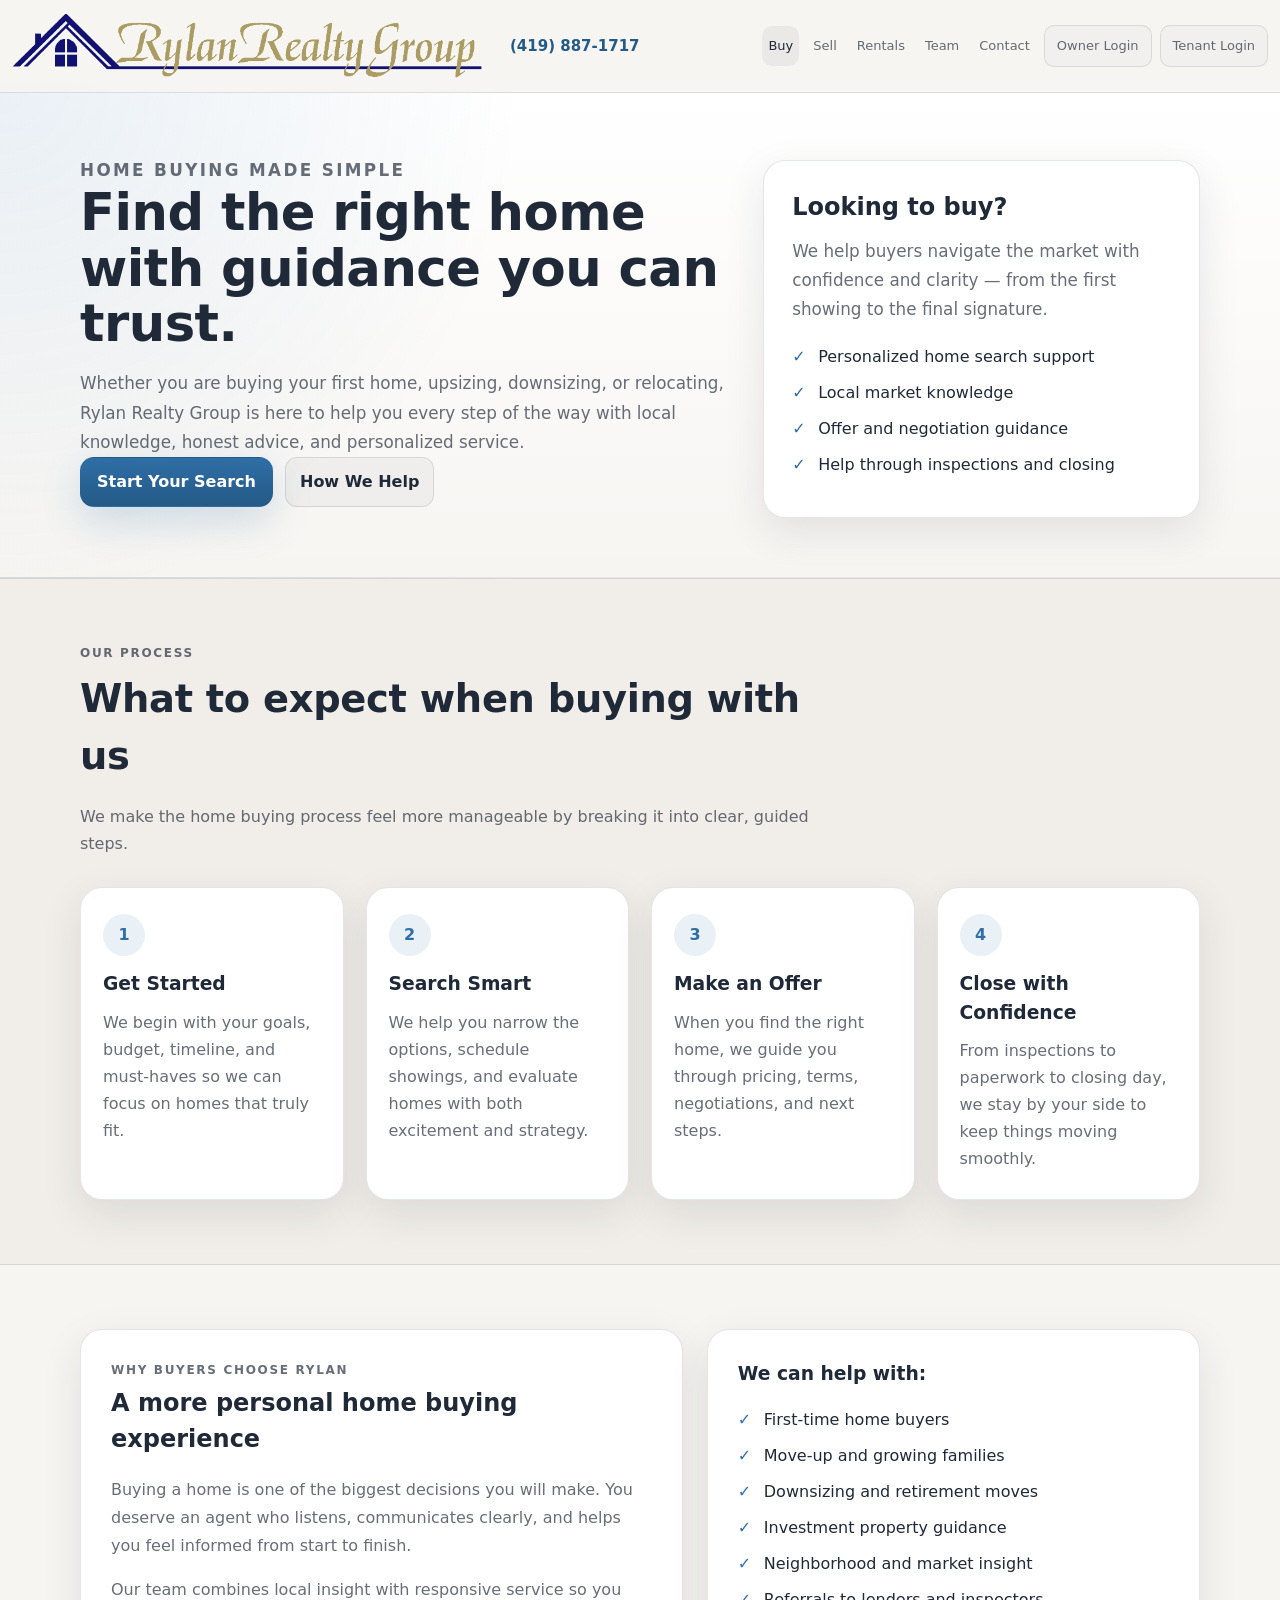
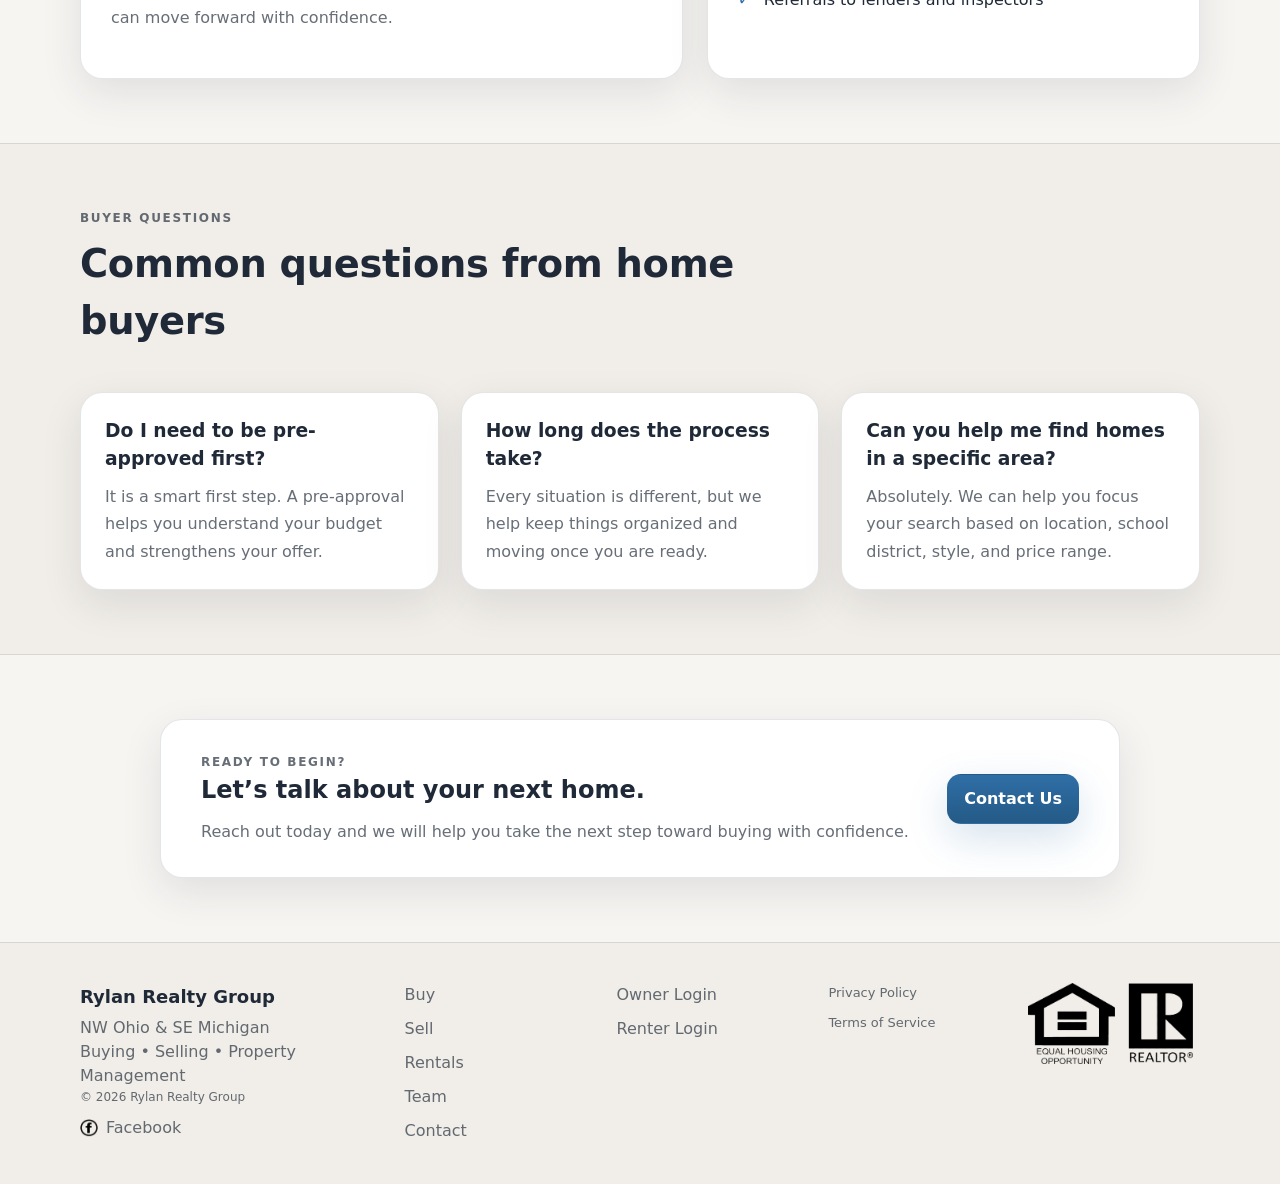
<file: buy.html>
<!DOCTYPE html>
<html lang="en">
<head>
  <meta charset="UTF-8" />
  <meta name="viewport" content="width=device-width, initial-scale=1" />
  <title>Buy With Rylan Realty Group</title>
  <link rel="stylesheet" href="css/styles.css" />
</head>
<body>
  <header class="site-header">
		<div class="container header-inner">
      <a class="brand" href="index.html">
        <img class="brand-logo" src="images/logos/RRG_Logo.png" alt="Rylan Realty Group Logo">
        <div class="header-phone">
          <a href="tel:14198871717">(419) 887-1717</a>
        </div>
      </a>

      <button class="nav-toggle" aria-label="Open menu" aria-expanded="false">
        <span></span>
        <span></span>
        <span></span>
      </button>

      <nav class="site-nav" aria-label="Primary navigation">
        <a href="buy.html" class="nav-link is-active">Buy</a>
        <a href="sell.html" class="nav-link">Sell</a>
        <a href="https://rylan.managebuilding.com/Resident/public/rentals" class="nav-link" target="_blank" rel="noopener">Rentals</a>
        <a href="team.html" class="nav-link">Team</a>
        <a href="contact.html" class="nav-link">Contact</a>
        <a href="https://rylan.managebuilding.com/manager/public/authentication/login?ReturnUrl=%2Fmanager" class="nav-link nav-pill" target="_blank" rel="noopener">Owner Login</a>
        <a href="https://rylan.managebuilding.com/Resident/portal/login" class="nav-link nav-pill" target="_blank" rel="noopener">Tenant Login</a>
      </nav>
    </div>
  </header>

  <main>
    <section class="page-hero">
	  <div class="container">
	    <div class="page-hero-grid">
	      <div class="page-hero-copy">
	        <p class="eyebrow">Home Buying Made Simple</p>
	        <h1>Find the right home with guidance you can trust.</h1>
	        <p class="page-intro">
	          Whether you are buying your first home, upsizing, downsizing, or relocating,
	          Rylan Realty Group is here to help you every step of the way with local knowledge,
	          honest advice, and personalized service.
	        </p>
	        <div class="hero-actions">
	          <a href="contact.html" class="btn btn-primary">Start Your Search</a>
	          <a href="#buy-process" class="btn btn-small">How We Help</a>
	        </div>
	      </div>
	
	      <div class="page-hero-card">
	        <h2>Looking to buy?</h2>
	        <p>
	          We help buyers navigate the market with confidence and clarity — from the first
	          showing to the final signature.
	        </p>
	
	        <ul class="check-list">
	          <li>Personalized home search support</li>
	          <li>Local market knowledge</li>
	          <li>Offer and negotiation guidance</li>
	          <li>Help through inspections and closing</li>
	        </ul>
	      </div>
	    </div>
	  </div>
	</section>

    <section class="section section-alt" id="buy-process">
      <div class="container">
        <div class="section-heading">
          <p class="eyebrow">Our Process</p>
          <h2>What to expect when buying with us</h2>
          <p>
            We make the home buying process feel more manageable by breaking it into clear, guided steps.
          </p>
        </div>

        <div class="info-grid four-up mobile-scroll-row">
          <article class="info-card">
            <div class="info-number">1</div>
            <h3>Get Started</h3>
            <p>
              We begin with your goals, budget, timeline, and must-haves so we can focus on homes that truly fit.
            </p>
          </article>

          <article class="info-card">
            <div class="info-number">2</div>
            <h3>Search Smart</h3>
            <p>
              We help you narrow the options, schedule showings, and evaluate homes with both excitement and strategy.
            </p>
          </article>

          <article class="info-card">
            <div class="info-number">3</div>
            <h3>Make an Offer</h3>
            <p>
              When you find the right home, we guide you through pricing, terms, negotiations, and next steps.
            </p>
          </article>

          <article class="info-card">
            <div class="info-number">4</div>
            <h3>Close with Confidence</h3>
            <p>
              From inspections to paperwork to closing day, we stay by your side to keep things moving smoothly.
            </p>
          </article>
        </div>
      </div>
    </section>

    <section class="section">
      <div class="container">
        <div class="split-section">
          <div class="split-card">
            <p class="eyebrow">Why Buyers Choose Rylan</p>
            <h2>A more personal home buying experience</h2>
            <p>
              Buying a home is one of the biggest decisions you will make. You deserve an agent who listens,
              communicates clearly, and helps you feel informed from start to finish.
            </p>
            <p>
              Our team combines local insight with responsive service so you can move forward with confidence.
            </p>
          </div>

          <div class="split-card">
            <h3>We can help with:</h3>
            <ul class="check-list">
              <li>First-time home buyers</li>
              <li>Move-up and growing families</li>
              <li>Downsizing and retirement moves</li>
              <li>Investment property guidance</li>
              <li>Neighborhood and market insight</li>
              <li>Referrals to lenders and inspectors</li>
            </ul>
          </div>
        </div>
      </div>
    </section>

    <section class="section section-alt">
      <div class="container">
        <div class="section-heading">
          <p class="eyebrow">Buyer Questions</p>
          <h2>Common questions from home buyers</h2>
        </div>

        <div class="faq-grid mobile-scroll-row">
          <article class="faq-card">
            <h3>Do I need to be pre-approved first?</h3>
            <p>
              It is a smart first step. A pre-approval helps you understand your budget and strengthens your offer.
            </p>
          </article>

          <article class="faq-card">
            <h3>How long does the process take?</h3>
            <p>
              Every situation is different, but we help keep things organized and moving once you are ready.
            </p>
          </article>

          <article class="faq-card">
            <h3>Can you help me find homes in a specific area?</h3>
            <p>
              Absolutely. We can help you focus your search based on location, school district, style, and price range.
            </p>
          </article>
        </div>
      </div>
    </section>

    <section class="section cta-section">
      <div class="container">
        <div class="cta-card">
          <div>
            <p class="eyebrow">Ready to begin?</p>
            <h2>Let’s talk about your next home.</h2>
            <p>
              Reach out today and we will help you take the next step toward buying with confidence.
            </p>
          </div>
          <div class="cta-actions">
            <a href="contact.html" class="btn btn-primary">Contact Us</a>
          </div>
        </div>
      </div>
    </section>
  </main>

  <footer class="site-footer">
    <div class="container footer-grid">
      <div>
        <div class="footer-brand">Rylan Realty Group</div>        
        <div class="muted">NW Ohio & SE Michigan</div>
        <div class="muted">Buying • Selling • Property Management</div>
        <div class="muted tiny">© <span id="year"></span> Rylan Realty Group</div>

        <a class="footer-social" href="https://www.facebook.com/rylanrealty" target="_blank" rel="noopener" aria-label="Visit us on Facebook">
          <img class="fb-icon" src="images/logos/fbook.png" alt="" aria-hidden="true">Facebook</a>
      </div>

      <div class="footer-links">
        <a href="buy.html">Buy</a>
        <a href="sell.html">Sell</a>
        <a href="https://rylan.managebuilding.com/Resident/public/rentals" target="_blank" rel="noopener">Rentals</a>
        <a href="team.html">Team</a>
        <a href="contact.html">Contact</a>
      </div>

      <div class="footer-links">
        <a href="https://rylan.managebuilding.com/manager/public/authentication/login?ReturnUrl=%2Fmanager" target="_blank" rel="noopener">Owner Login</a>
        <a href="https://rylan.managebuilding.com/Resident/portal/login" target="_blank" rel="noopener">Renter Login</a>
      </div>

      <div class="footer-links footer-legal">
        <a href="privacy-policy.html">Privacy Policy</a>
        <a href="terms.html">Terms of Service</a>
      </div>

      <div class="footer-logos">
        <img src="images/logos/realtor_equalhousing_logo.png" alt="REALTOR® and Equal Housing Opportunity logos">
      </div>
    </div>
  </footer>

  <script src="js/script.js"></script>
</body>
</html>
</file>
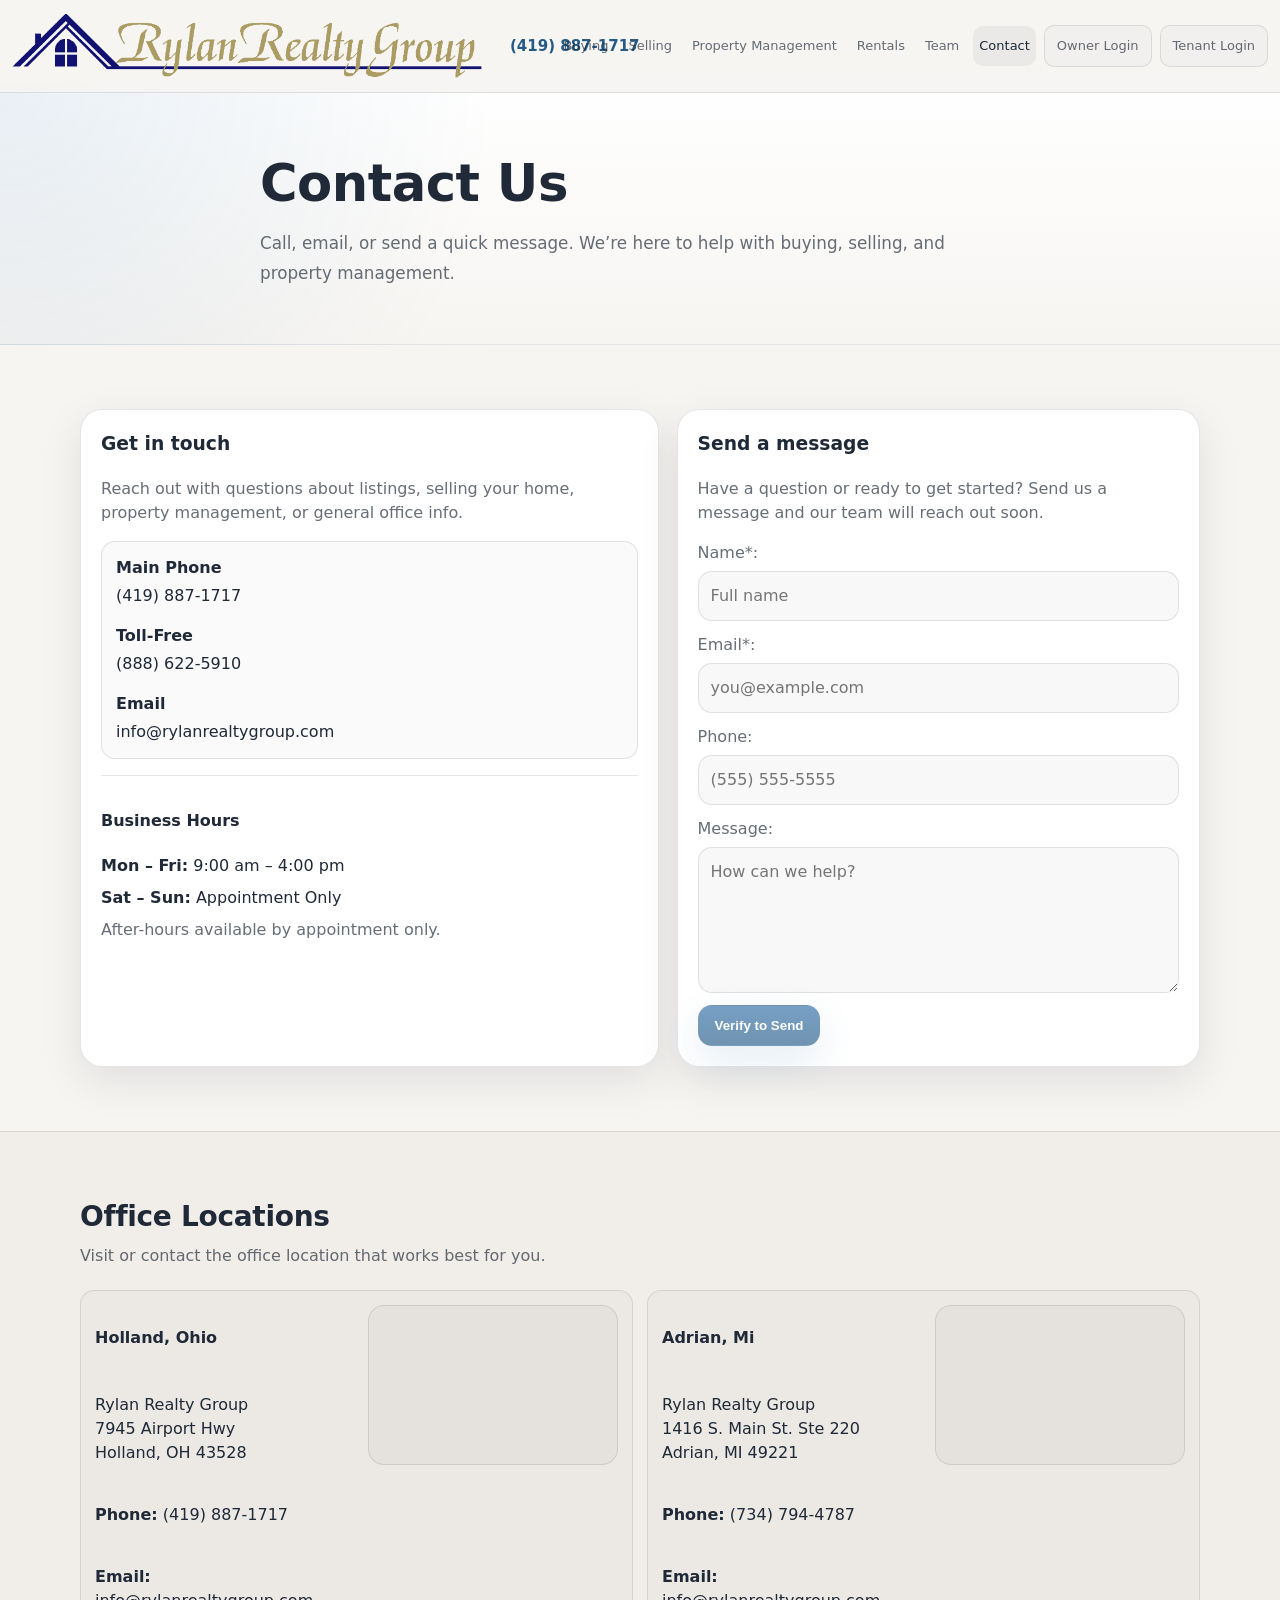
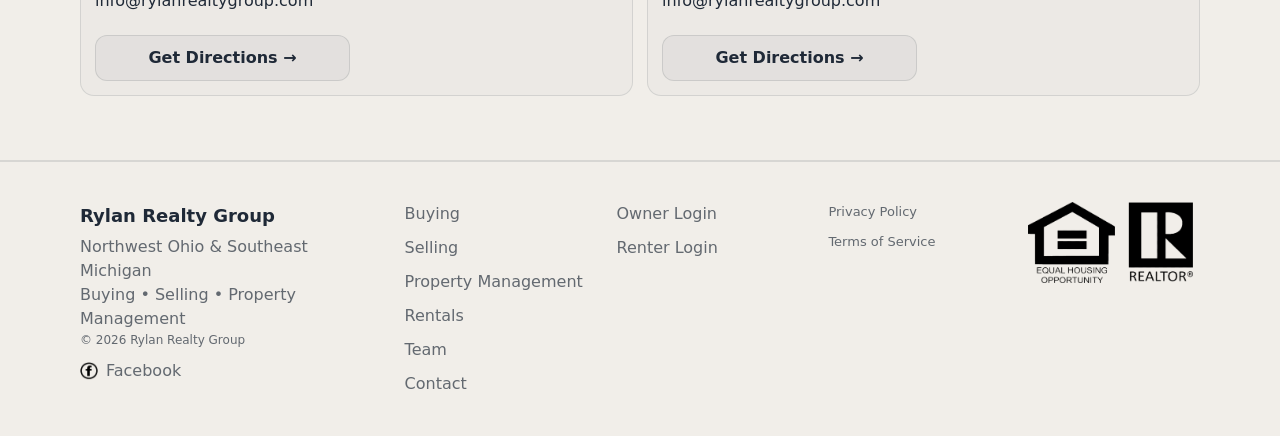
<file: contact.html>
<!DOCTYPE html>
<html lang="en">
<head>
  <meta charset="UTF-8" />
  <meta name="viewport" content="width=device-width, initial-scale=1" />
  <title>Contact Us | Rylan Realty Group</title>
  <link rel="stylesheet" href="css/styles.css" />
  <script src="https://challenges.cloudflare.com/turnstile/v0/api.js" async defer></script>
</head>
<body>

  <header class="site-header">
    <div class="container header-inner">
      <a class="brand" href="index.html">
        <img class="brand-logo" src="images/logos/RRG_Logo.png" alt="Rylan Realty Group Logo">
        <div class="header-phone">
          <a href="tel:14198871717">(419) 887-1717</a>
        </div>
      </a>

      <button class="nav-toggle" aria-label="Open menu" aria-expanded="false">
        <span></span>
        <span></span>
        <span></span>
      </button>

	  <nav class="site-nav" aria-label="Primary navigation">
        <a href="buy.html" class="nav-link">Buying</a>
        <a href="sell.html" class="nav-link">Selling</a>
		    <a href="property-management.html" class="nav-link">Property Management</a>
        <a href="https://rylan.managebuilding.com/Resident/public/rentals" class="nav-link" target="_blank" rel="noopener">Rentals</a>
        <a href="team.html" class="nav-link">Team</a>
        <a href="contact.html" class="nav-link is-active">Contact</a>
        <a href="https://rylan.managebuilding.com/manager/public/authentication/login?ReturnUrl=%2Fmanager" class="nav-link nav-pill" target="_blank" rel="noopener">Owner Login</a>
        <a href="https://rylan.managebuilding.com/Resident/portal/login" class="nav-link nav-pill" target="_blank" rel="noopener">Tenant Login</a>
      </nav>
    </div>
  </header>

  <section class="page-hero">
    <div class="container page-hero-inner">
      <h1>Contact Us</h1>
      <p>
        Call, email, or send a quick message. We’re here to help with buying, selling, and property management.
      </p>
    </div>
  </section>

  <section class="section">
    <div class="container">
      <div class="contact-page-grid">

        <div class="contact-panel">
          <h3>Get in touch</h3>
          <p class="muted">
            Reach out with questions about listings, selling your home, property management, or general office info.
          </p>

          <div class="contact-methods">
            <div class="contact-method">
              <strong>Main Phone</strong>
              <a href="tel:14198871717">(419) 887-1717</a>
              <p></p>
              <strong>Toll-Free</strong>
              <a href="tel:18886225910">(888) 622-5910</a>
              <p></p>
              <strong>Email</strong>
              <a href="mailto:info@rylanrealtygroup.com">info@rylanrealtygroup.com</a>
            </div>
          </div>

          <div class="office">
            <h4>Business Hours</h4>
            <div class="hours-list">
              <div><strong>Mon – Fri:</strong> 9:00 am – 4:00 pm</div>
              <div><strong>Sat – Sun:</strong> Appointment Only</div>
              <div class="muted">After-hours available by appointment only.</div>
            </div>
          </div>
        </div>

        <div class="contact-panel">
        <h3>Send a message</h3>
        <p class="muted">Have a question or ready to get started? Send us a message and our team will reach out soon.</p>
      
        <form id="contactForm" action="https://formspree.io/f/xreyqazn" method="POST">
          <label>
            Name*:
            <input type="text" name="name" placeholder="Full name" required>
          </label>
      
          <label>
            Email*:
            <input type="email" name="email" placeholder="you@example.com" required>
          </label>
      
          <label>
            Phone:
            <input type="text" name="phone" placeholder="(555) 555-5555">
          </label>
      
          <label>
            Message:
            <textarea name="message" rows="5" placeholder="How can we help?"></textarea>
          </label>

          <!-- Captcha -->
          <div
            class="cf-turnstile"
            data-sitekey="0x4AAAAAACpXFGpFj6oKbZj1"
            data-callback="turnstileSuccess"
            data-expired-callback="turnstileExpired"
            data-error-callback="turnstileError">
          </div>
          <!-- -->
          
          <button class="btn btn-primary" id="contactSubmit" type="submit" disabled>
            Verify to Send
          </button>
            
          <p id="form-status" class="form-status" aria-live="polite"></p>
        </form>
      </div>

      </div>
    </div>
  </section>

  <section class="section section-alt">
  <div class="container">
    <div class="section-head">
      <h2>Office Locations</h2>
      <p>Visit or contact the office location that works best for you.</p>
    </div>

    <div class="office-grid">
      <div class="office-mini office-with-map">
        <div class="office-copy">
          <h4>Holland, Ohio</h4>
          <p>
            Rylan Realty Group<br>
            7945 Airport Hwy<br>
            Holland, OH 43528
          </p>
          <p><strong>Phone:</strong> <a href="tel:14198871717">(419) 887-1717</a></p>
          <p><strong>Email:</strong> <a href="mailto:info@rylanrealtygroup.com">info@rylanrealtygroup.com</a></p>

          <a class="btn btn-small"
            href="https://www.google.com/maps/search/?api=1&query=7945+Airport+Hwy+Holland+OH+43528"
            target="_blank" rel="noopener">
            Get Directions →
          </a>
        </div>

        <div class="office-map">
          <iframe
            loading="lazy"
            allowfullscreen
            referrerpolicy="no-referrer-when-downgrade"
            src="https://www.google.com/maps?q=7945+Airport+Hwy+Holland+OH+43528&z=15&output=embed">
          </iframe>
        </div>
      </div>

      <div class="office-mini office-with-map">
        <div class="office-copy">
          <h4>Adrian, Mi</h4>
          <p>
            Rylan Realty Group<br>
            1416 S. Main St. Ste 220<br>
            Adrian, MI 49221
          </p>
          <p><strong>Phone:</strong> <a href="tel:17347944787">(734) 794-4787</a></p>
          <p><strong>Email:</strong> <a href="mailto:info@rylanrealtygroup.com">info@rylanrealtygroup.com</a></p>

          <a class="btn btn-small"
            href="https://www.google.com/maps/search/?api=1&query=1416+S+Main+St+Adrian+MI+49221"
            target="_blank" rel="noopener">
            Get Directions →
          </a>
        </div>

        <div class="office-map">
          <iframe
            loading="lazy"
            allowfullscreen
            referrerpolicy="no-referrer-when-downgrade"
            src="https://www.google.com/maps?q=1416+S+Main+St+Adrian+MI+49221&z=15&output=embed">
          </iframe>
        </div>
      </div>
    </div>
  </div>
</section>

  <footer class="site-footer">
    <div class="container footer-grid">
      <div>
        <div class="footer-brand">Rylan Realty Group</div>        
        <div class="muted">Northwest Ohio & Southeast Michigan</div>
        <div class="muted">Buying • Selling • Property Management</div>
        <div class="muted tiny">© <span id="year"></span> Rylan Realty Group</div>

        <a class="footer-social"
          href="https://www.facebook.com/rylanrealty"
          target="_blank" rel="noopener"
          aria-label="Visit us on Facebook">
          <img class="fb-icon" src="images/logos/fbook.png" alt="" aria-hidden="true">
          Facebook
        </a>
      </div>     

      <div class="footer-links">
        <a href="buy.html">Buying</a>
        <a href="sell.html">Selling</a>
		    <a href="property-management.html">Property Management</a>
        <a href="https://rylan.managebuilding.com/Resident/public/rentals" target="_blank" rel="noopener">Rentals</a>
        <a href="team.html">Team</a>
        <a href="contact.html">Contact</a>
      </div>

      <div class="footer-links">
        <a href="https://rylan.managebuilding.com/manager/public/authentication/login?ReturnUrl=%2Fmanager" target="_blank" rel="noopener">Owner Login</a>
        <a href="https://rylan.managebuilding.com/Resident/portal/login" target="_blank" rel="noopener">Renter Login</a>
      </div>

      <div class="footer-links footer-legal">
        <a href="privacy-policy.html">Privacy Policy</a>
        <a href="terms.html">Terms of Service</a>
      </div>

      <div class="footer-logos">
        <img src="images/logos/realtor_equalhousing_logo.png" alt="REALTOR® and Equal Housing Opportunity logos">
      </div>
    </div>
  </footer>

  <script src="js/script.js"></script>
</body>
</html>
</file>
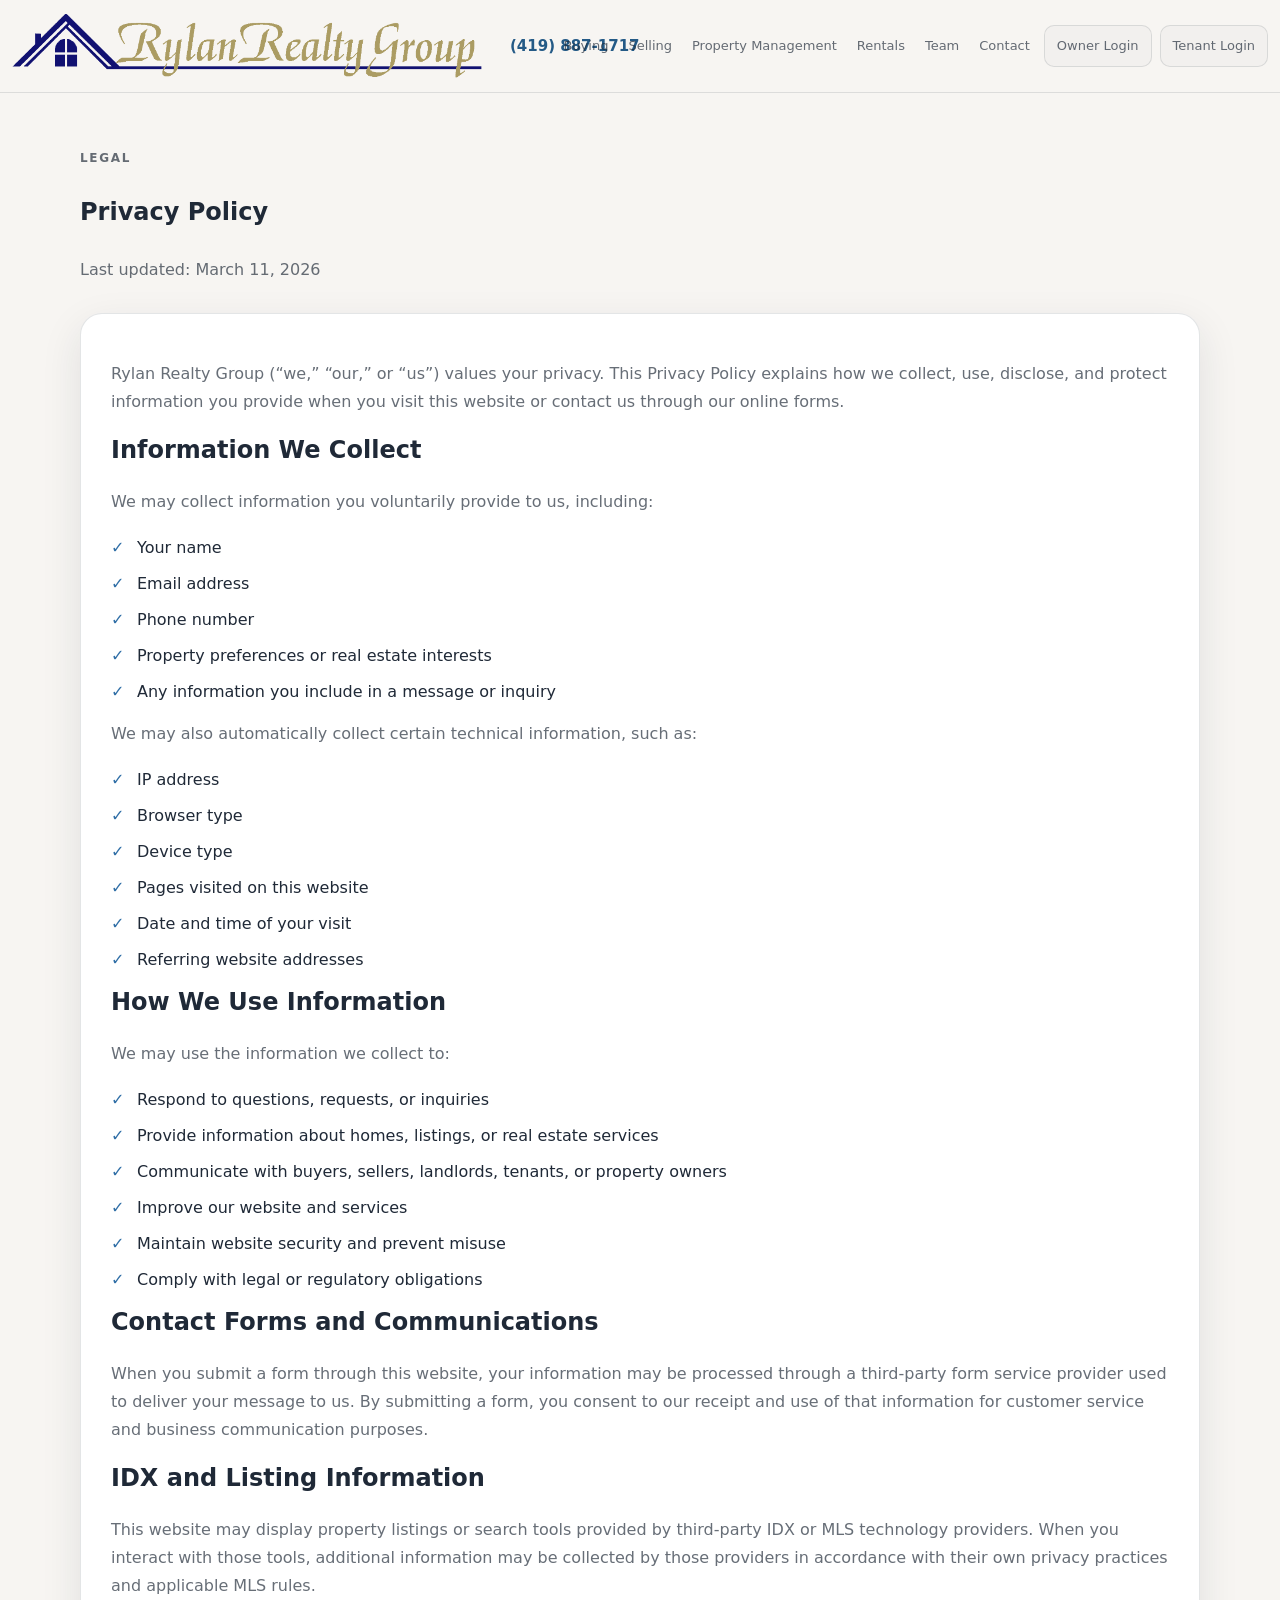
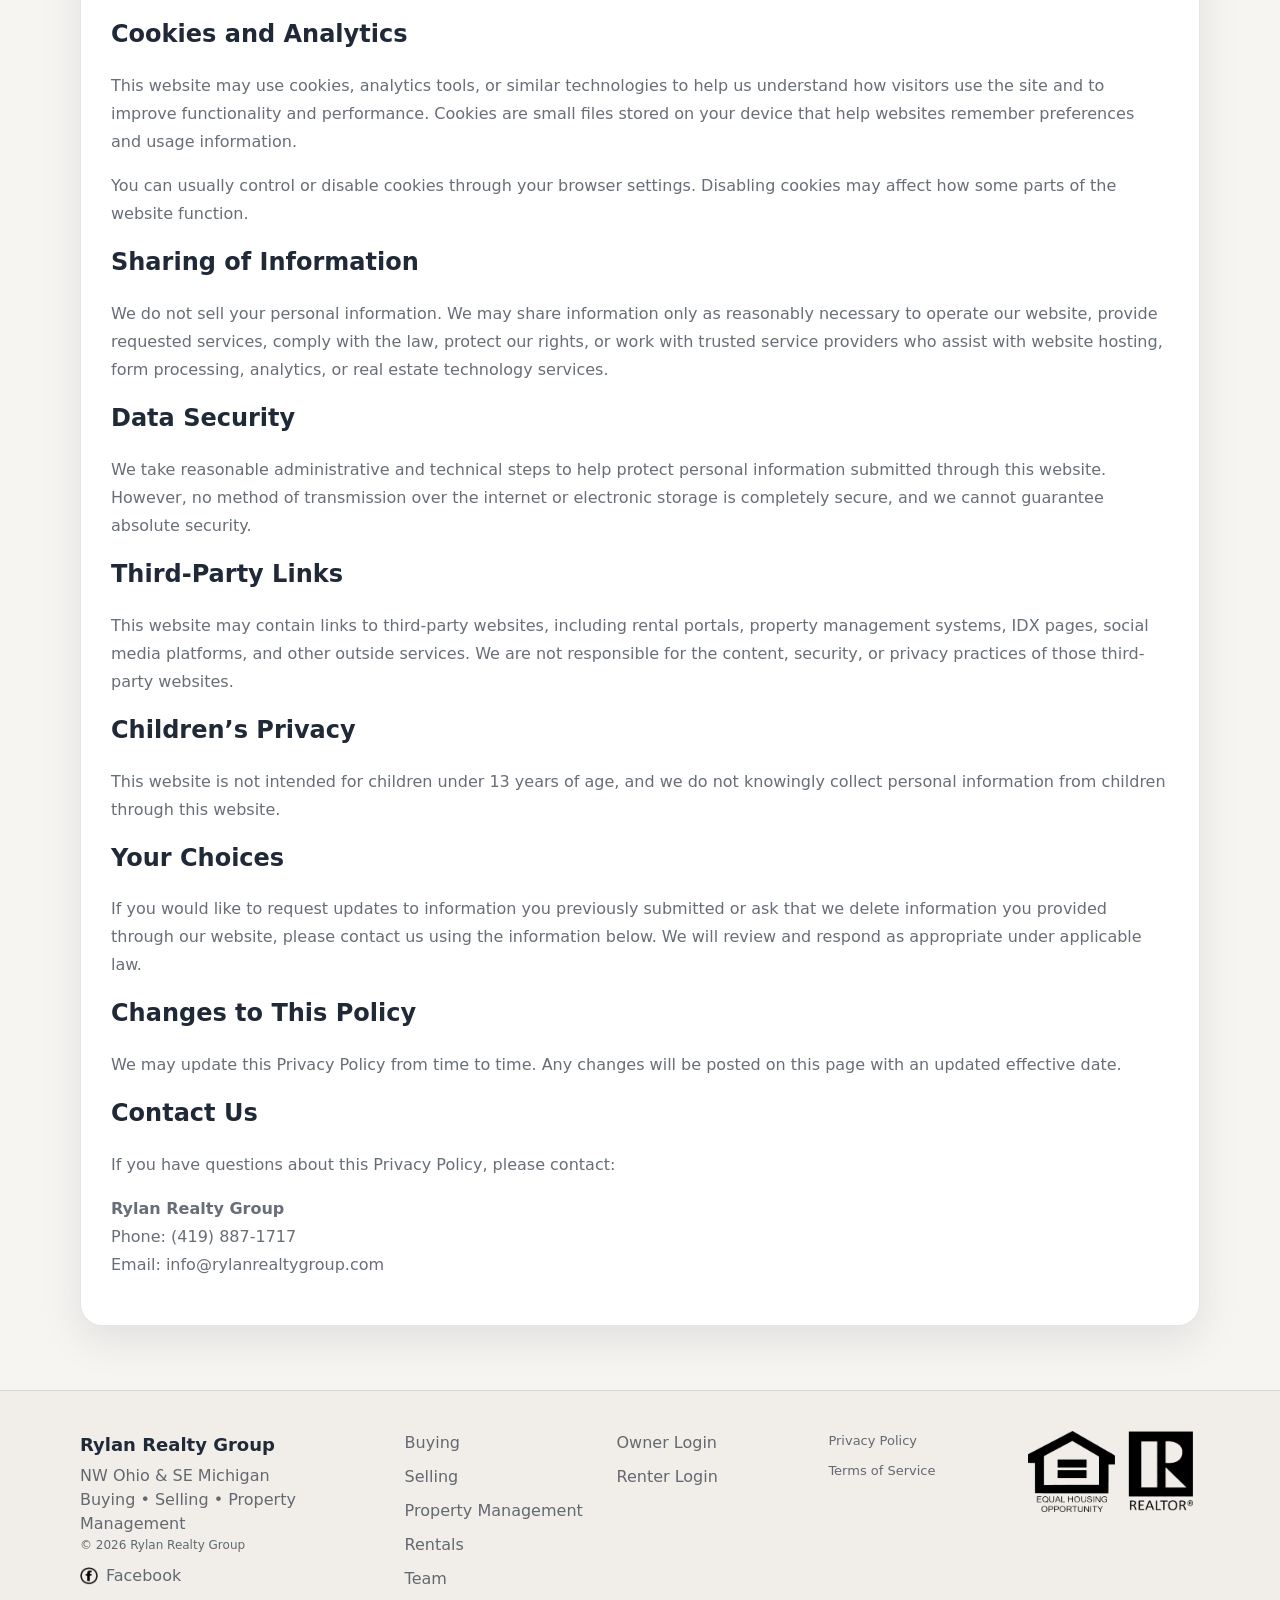
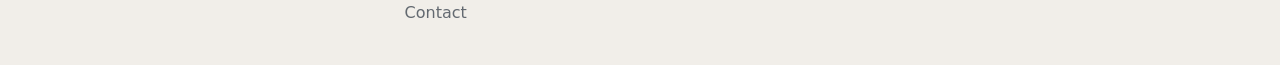
<file: privacy-policy.html>
<!DOCTYPE html>

<html lang="en">
<head>
  <meta charset="UTF-8" />
  <meta name="viewport" content="width=device-width, initial-scale=1" />
  <title>Privacy Policy | Rylan Realty Group</title>
  <meta
    name="description"
    content="Read the Privacy Policy for Rylan Realty Group, including how information is collected, used, and protected on this website."
  />
  <link rel="stylesheet" href="css/styles.css" />
</head>
<body>
  <header class="site-header">
    <div class="container header-inner">
      <a class="brand" href="index.html">
        <img class="brand-logo" src="images/logos/RRG_Logo.png" alt="Rylan Realty Group Logo">
        <div class="header-phone">
          <a href="tel:14198871717">(419) 887-1717</a>
        </div>
      </a>

      <button class="nav-toggle" aria-label="Open menu" aria-expanded="false">
        <span></span>
        <span></span>
        <span></span>
      </button>

      <nav class="site-nav" aria-label="Primary navigation">
        <a href="buy.html" class="nav-link">Buying</a>
        <a href="sell.html" class="nav-link">Selling</a>
		    <a href="property-management.html" class="nav-link">Property Management</a>
        <a href="https://rylan.managebuilding.com/Resident/public/rentals" class="nav-link" target="_blank" rel="noopener">Rentals</a>
        <a href="team.html" class="nav-link">Team</a>
        <a href="contact.html" class="nav-link">Contact</a>
        <a href="https://rylan.managebuilding.com/manager/public/authentication/login?ReturnUrl=%2Fmanager" class="nav-link nav-pill" target="_blank" rel="noopener">Owner Login</a>
        <a href="https://rylan.managebuilding.com/Resident/portal/login" class="nav-link nav-pill" target="_blank" rel="noopener">Tenant Login</a>
      </nav>
    </div>
  </header>

  <main>
    <section class="section">
      <div class="container">
        <div class="section-heading">
          <p class="eyebrow">Legal</p>
          <h1>Privacy Policy</h1>
          <p class="section-intro">
            Last updated: March 11, 2026
          </p>
        </div>

        <div class="split-card policy-content">
          <p>
            Rylan Realty Group (“we,” “our,” or “us”) values your privacy. This Privacy Policy
            explains how we collect, use, disclose, and protect information you provide when
            you visit this website or contact us through our online forms.
          </p>

          <h2>Information We Collect</h2>
          <p>We may collect information you voluntarily provide to us, including:</p>
          <ul class="check-list">
            <li>Your name</li>
            <li>Email address</li>
            <li>Phone number</li>
            <li>Property preferences or real estate interests</li>
            <li>Any information you include in a message or inquiry</li>
          </ul>

          <p>We may also automatically collect certain technical information, such as:</p>
          <ul class="check-list">
            <li>IP address</li>
            <li>Browser type</li>
            <li>Device type</li>
            <li>Pages visited on this website</li>
            <li>Date and time of your visit</li>
            <li>Referring website addresses</li>
          </ul>

          <h2>How We Use Information</h2>
          <p>We may use the information we collect to:</p>
          <ul class="check-list">
            <li>Respond to questions, requests, or inquiries</li>
            <li>Provide information about homes, listings, or real estate services</li>
            <li>Communicate with buyers, sellers, landlords, tenants, or property owners</li>
            <li>Improve our website and services</li>
            <li>Maintain website security and prevent misuse</li>
            <li>Comply with legal or regulatory obligations</li>
          </ul>

          <h2>Contact Forms and Communications</h2>
          <p>
            When you submit a form through this website, your information may be processed
            through a third-party form service provider used to deliver your message to us.
            By submitting a form, you consent to our receipt and use of that information for
            customer service and business communication purposes.
          </p>

          <h2>IDX and Listing Information</h2>
          <p>
            This website may display property listings or search tools provided by third-party
            IDX or MLS technology providers. When you interact with those tools, additional
            information may be collected by those providers in accordance with their own privacy
            practices and applicable MLS rules.
          </p>

          <h2>Cookies and Analytics</h2>
          <p>
            This website may use cookies, analytics tools, or similar technologies to help us
            understand how visitors use the site and to improve functionality and performance.
            Cookies are small files stored on your device that help websites remember preferences
            and usage information.
          </p>
          <p>
            You can usually control or disable cookies through your browser settings. Disabling
            cookies may affect how some parts of the website function.
          </p>

          <h2>Sharing of Information</h2>
          <p>
            We do not sell your personal information. We may share information only as reasonably
            necessary to operate our website, provide requested services, comply with the law,
            protect our rights, or work with trusted service providers who assist with website
            hosting, form processing, analytics, or real estate technology services.
          </p>

          <h2>Data Security</h2>
          <p>
            We take reasonable administrative and technical steps to help protect personal
            information submitted through this website. However, no method of transmission over
            the internet or electronic storage is completely secure, and we cannot guarantee
            absolute security.
          </p>

          <h2>Third-Party Links</h2>
          <p>
            This website may contain links to third-party websites, including rental portals,
            property management systems, IDX pages, social media platforms, and other outside
            services. We are not responsible for the content, security, or privacy practices of
            those third-party websites.
          </p>

          <h2>Children’s Privacy</h2>
          <p>
            This website is not intended for children under 13 years of age, and we do not
            knowingly collect personal information from children through this website.
          </p>

          <h2>Your Choices</h2>
          <p>
            If you would like to request updates to information you previously submitted or ask
            that we delete information you provided through our website, please contact us using
            the information below. We will review and respond as appropriate under applicable law.
          </p>

          <h2>Changes to This Policy</h2>
          <p>
            We may update this Privacy Policy from time to time. Any changes will be posted on
            this page with an updated effective date.
          </p>

          <h2>Contact Us</h2>
          <p>
            If you have questions about this Privacy Policy, please contact:
          </p>
          <p>
            <strong>Rylan Realty Group</strong><br>
            Phone: <a href="tel:14198871717">(419) 887-1717</a><br>
            Email: <a href="mailto:info@rylanrealtygroup.com">info@rylanrealtygroup.com</a>
          </p>
        </div>
      </div>
    </section>
  </main>

  <footer class="site-footer">
    <div class="container footer-grid">
      <div>
        <div class="footer-brand">Rylan Realty Group</div>        
        <div class="muted">NW Ohio & SE Michigan</div>
        <div class="muted">Buying • Selling • Property Management</div>
        <div class="muted tiny">© <span id="year"></span> Rylan Realty Group</div>

        <a class="footer-social" href="https://www.facebook.com/rylanrealty" target="_blank" rel="noopener" aria-label="Visit us on Facebook">
          <img class="fb-icon" src="images/logos/fbook.png" alt="" aria-hidden="true">Facebook</a>
      </div>

      <div class="footer-links">
        <a href="buy.html">Buying</a>
        <a href="sell.html">Selling</a>
		    <a href="property-management.html">Property Management</a>
        <a href="https://rylan.managebuilding.com/Resident/public/rentals" target="_blank" rel="noopener">Rentals</a>
        <a href="team.html">Team</a>
        <a href="contact.html">Contact</a>
      </div>

      <div class="footer-links">
        <a href="https://rylan.managebuilding.com/manager/public/authentication/login?ReturnUrl=%2Fmanager" target="_blank" rel="noopener">Owner Login</a>
        <a href="https://rylan.managebuilding.com/Resident/portal/login" target="_blank" rel="noopener">Renter Login</a>
      </div>

      <div class="footer-links footer-legal">
        <a href="privacy-policy.html">Privacy Policy</a>
        <a href="terms.html">Terms of Service</a>
      </div>

      <div class="footer-logos">
        <img src="images/logos/realtor_equalhousing_logo.png" alt="REALTOR® and Equal Housing Opportunity logos">
      </div>
    </div>
  </footer>

  <script src="js/script.js"></script>
</body>
</html>
</file>
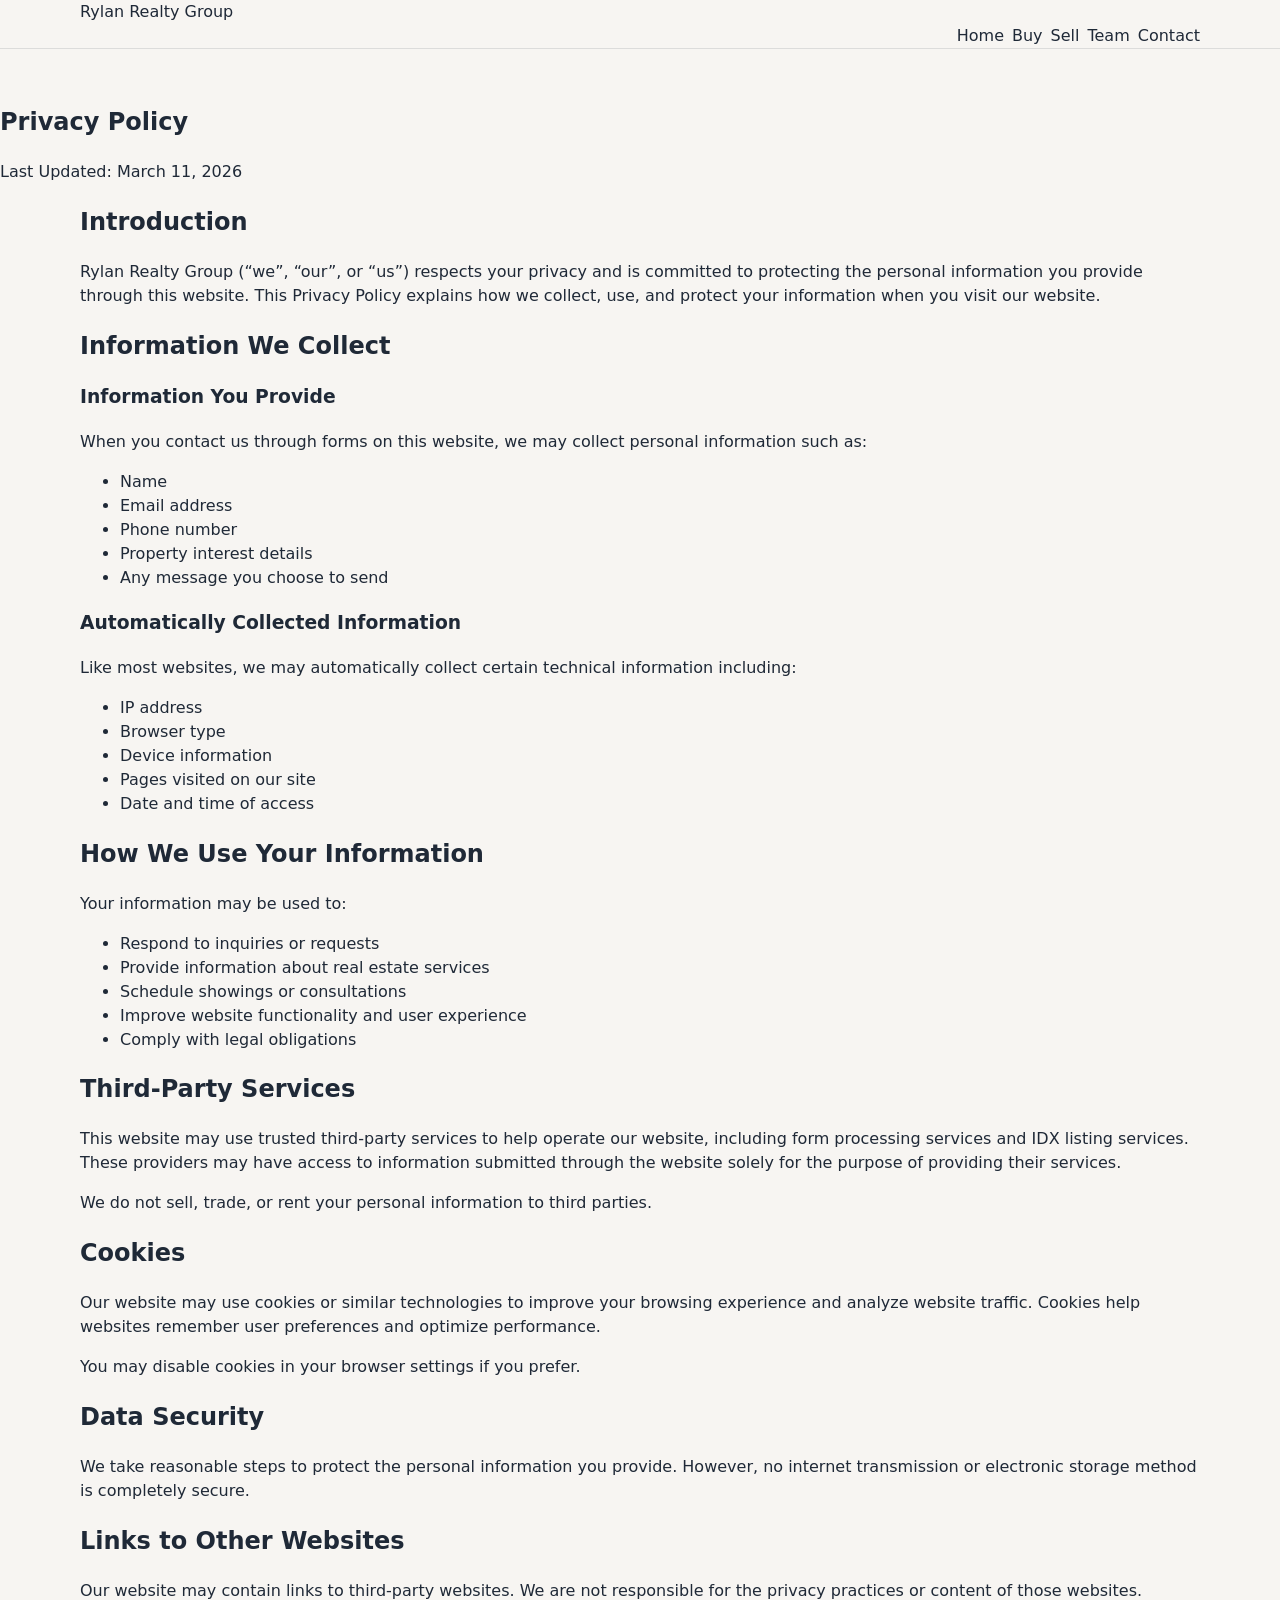
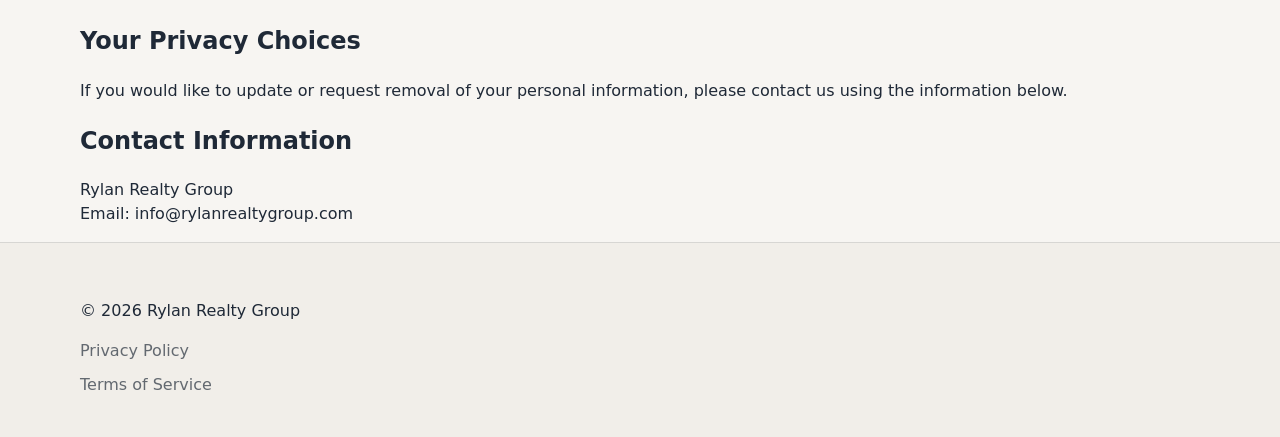
<file: privacy.html>
<!DOCTYPE html>
<html lang="en">
<head>
<meta charset="UTF-8">
<meta name="viewport" content="width=device-width, initial-scale=1">
<title>Privacy Policy | Rylan Realty Group</title>
<link rel="stylesheet" href="css/styles.css">
</head>

<body>

<header class="site-header">
  <div class="container">
    <a class="logo" href="index.html">Rylan Realty Group</a>
    <nav class="site-nav">
      <a href="index.html">Home</a>
      <a href="buy.html">Buy</a>
      <a href="sell.html">Sell</a>
      <a href="team.html">Team</a>
      <a href="contact.html">Contact</a>
    </nav>
  </div>
</header>

<main class="page">

<section class="page-header">
<h1>Privacy Policy</h1>
<p>Last Updated: March 11, 2026</p>
</section>

<section class="content container">

<h2>Introduction</h2>
<p>
Rylan Realty Group (“we”, “our”, or “us”) respects your privacy and is committed to protecting
the personal information you provide through this website. This Privacy Policy explains how
we collect, use, and protect your information when you visit our website.
</p>

<h2>Information We Collect</h2>

<h3>Information You Provide</h3>
<p>
When you contact us through forms on this website, we may collect personal information such as:
</p>

<ul>
<li>Name</li>
<li>Email address</li>
<li>Phone number</li>
<li>Property interest details</li>
<li>Any message you choose to send</li>
</ul>

<h3>Automatically Collected Information</h3>
<p>
Like most websites, we may automatically collect certain technical information including:
</p>

<ul>
<li>IP address</li>
<li>Browser type</li>
<li>Device information</li>
<li>Pages visited on our site</li>
<li>Date and time of access</li>
</ul>

<h2>How We Use Your Information</h2>
<p>Your information may be used to:</p>

<ul>
<li>Respond to inquiries or requests</li>
<li>Provide information about real estate services</li>
<li>Schedule showings or consultations</li>
<li>Improve website functionality and user experience</li>
<li>Comply with legal obligations</li>
</ul>

<h2>Third-Party Services</h2>
<p>
This website may use trusted third-party services to help operate our website,
including form processing services and IDX listing services. These providers
may have access to information submitted through the website solely for the
purpose of providing their services.
</p>

<p>
We do not sell, trade, or rent your personal information to third parties.
</p>

<h2>Cookies</h2>
<p>
Our website may use cookies or similar technologies to improve your browsing
experience and analyze website traffic. Cookies help websites remember user
preferences and optimize performance.
</p>

<p>
You may disable cookies in your browser settings if you prefer.
</p>

<h2>Data Security</h2>
<p>
We take reasonable steps to protect the personal information you provide.
However, no internet transmission or electronic storage method is completely secure.
</p>

<h2>Links to Other Websites</h2>
<p>
Our website may contain links to third-party websites. We are not responsible
for the privacy practices or content of those websites.
</p>

<h2>Your Privacy Choices</h2>
<p>
If you would like to update or request removal of your personal information,
please contact us using the information below.
</p>

<h2>Contact Information</h2>
<p>
Rylan Realty Group<br>
Email: info@rylanrealtygroup.com
</p>

</section>

</main>

<footer class="site-footer">
<div class="container">
<p>© <span id="year"></span> Rylan Realty Group</p>
<div class="footer-links">
<a href="privacy.html">Privacy Policy</a>
<a href="terms.html">Terms of Service</a>
</div>
</div>
</footer>

<script src="js/script.js"></script>

</body>
</html>
</file>
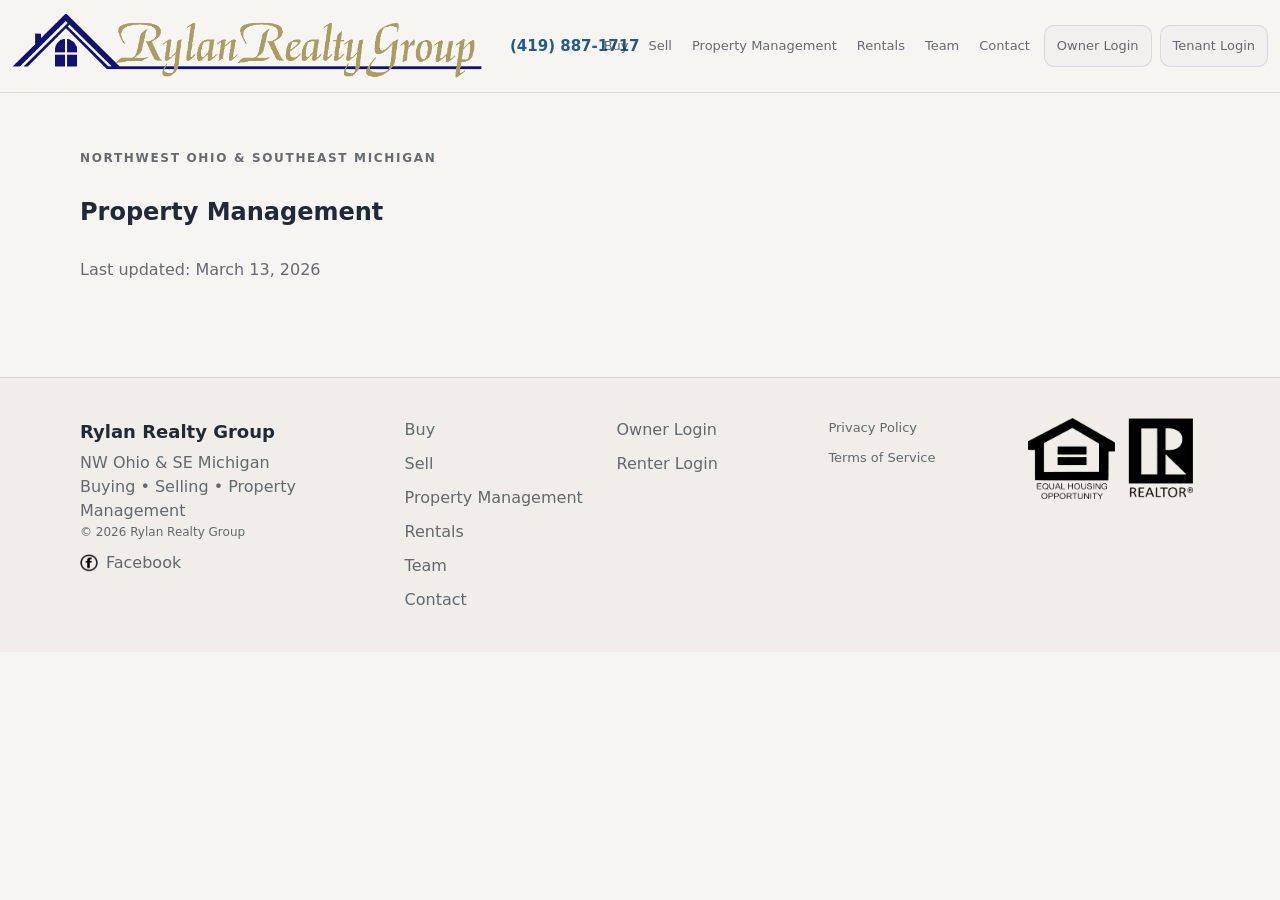
<file: property-management.html>
<!DOCTYPE html>
<html lang="en">
<head>
  <meta charset="UTF-8" />
  <meta name="viewport" content="width=device-width, initial-scale=1" />
  <title>Property Management | Rylan Realty Group</title>
  <meta
    name="description"
    content="Description of our Property Management services, servicing Northwest Ohio and Southeast Michigan."
  />
  <link rel="stylesheet" href="css/styles.css" />
</head>
<body>
  <header class="site-header">
    <div class="container header-inner">
      <a class="brand" href="index.html">
        <img class="brand-logo" src="images/logos/RRG_Logo.png" alt="Rylan Realty Group Logo">
        <div class="header-phone">
          <a href="tel:14198871717">(419) 887-1717</a>
        </div>
      </a>

      <button class="nav-toggle" aria-label="Open menu" aria-expanded="false">
        <span></span>
        <span></span>
        <span></span>
      </button>

      <nav class="site-nav" aria-label="Primary navigation">
        <a href="buy.html" class="nav-link">Buy</a>
        <a href="sell.html" class="nav-link">Sell</a>
        <a href="property-managment.html" class="nav-link">Property Management</a>
        <a href="https://rylan.managebuilding.com/Resident/public/rentals" class="nav-link" target="_blank" rel="noopener">Rentals</a>
        <a href="team.html" class="nav-link">Team</a>
        <a href="contact.html" class="nav-link">Contact</a>
        <a href="https://rylan.managebuilding.com/manager/public/authentication/login?ReturnUrl=%2Fmanager" class="nav-link nav-pill" target="_blank" rel="noopener">Owner Login</a>
        <a href="https://rylan.managebuilding.com/Resident/portal/login" class="nav-link nav-pill" target="_blank" rel="noopener">Tenant Login</a>
      </nav>
    </div>
  </header>

  <main>
    <section class="section">
      <div class="container">
        <div class="section-heading">
          <p class="eyebrow">Northwest Ohio & Southeast Michigan</p>
          <h1>Property Management</h1>
          <p class="section-intro">
            Last updated: March 13, 2026
          </p>
        </div>

        
      </div>
    </section>
  </main>

  <footer class="site-footer">
    <div class="container footer-grid">
      <div>
        <div class="footer-brand">Rylan Realty Group</div>        
        <div class="muted">NW Ohio & SE Michigan</div>
        <div class="muted">Buying • Selling • Property Management</div>
        <div class="muted tiny">© <span id="year"></span> Rylan Realty Group</div>

        <a class="footer-social" href="https://www.facebook.com/rylanrealty" target="_blank" rel="noopener" aria-label="Visit us on Facebook">
          <img class="fb-icon" src="images/logos/fbook.png" alt="" aria-hidden="true">Facebook</a>
      </div>

      <div class="footer-links">
        <a href="buy.html">Buy</a>
        <a href="sell.html">Sell</a>
        <a href="property-managment.html">Property Management</a>
        <a href="https://rylan.managebuilding.com/Resident/public/rentals" target="_blank" rel="noopener">Rentals</a>
        <a href="team.html">Team</a>
        <a href="contact.html">Contact</a>
      </div>

      <div class="footer-links">
        <a href="https://rylan.managebuilding.com/manager/public/authentication/login?ReturnUrl=%2Fmanager" target="_blank" rel="noopener">Owner Login</a>
        <a href="https://rylan.managebuilding.com/Resident/portal/login" target="_blank" rel="noopener">Renter Login</a>
      </div>

      <div class="footer-links footer-legal">
        <a href="privacy-policy.html">Privacy Policy</a>
        <a href="terms.html">Terms of Service</a>
      </div>

      <div class="footer-logos">
        <img src="images/logos/realtor_equalhousing_logo.png" alt="REALTOR® and Equal Housing Opportunity logos">
      </div>
    </div>
  </footer>

  <script src="js/script.js"></script>
</body>
</html>
</file>
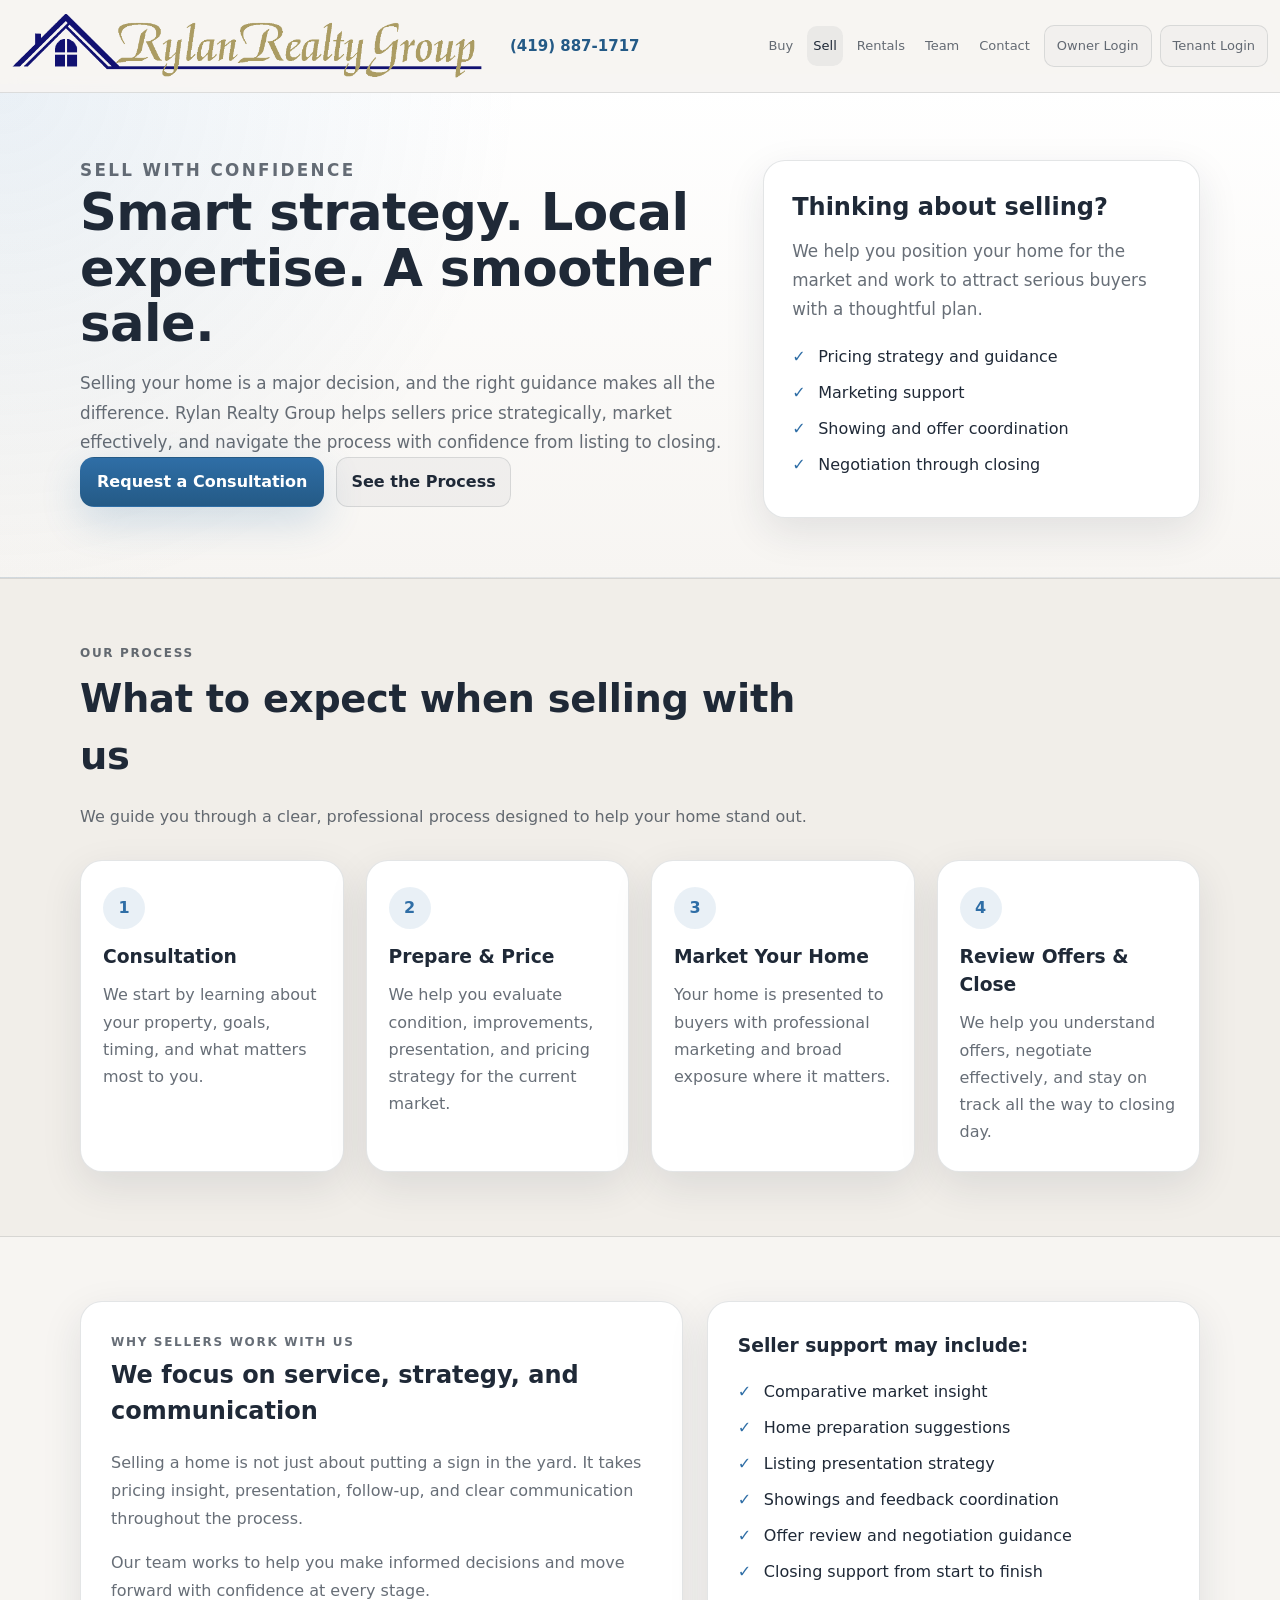
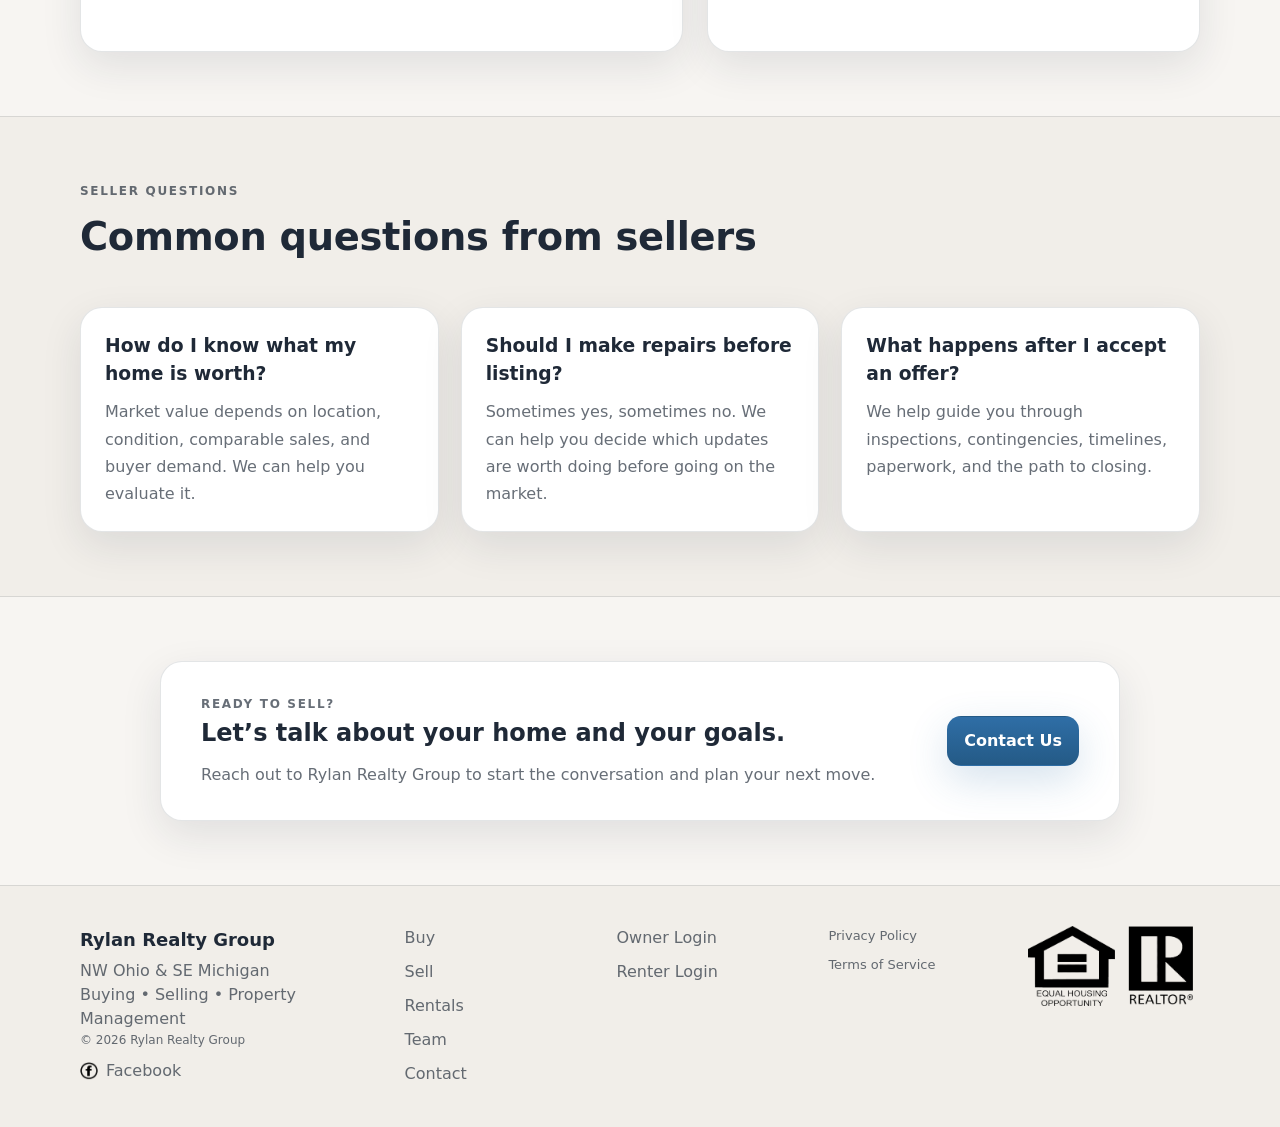
<file: sell.html>
<!DOCTYPE html>
<html lang="en">
<head>
  <meta charset="UTF-8" />
  <meta name="viewport" content="width=device-width, initial-scale=1" />
  <title>Sell With Rylan Realty Group</title>
  <link rel="stylesheet" href="css/styles.css" />
</head>
<body>
  <header class="site-header">
		<div class="container header-inner">
      <a class="brand" href="index.html">
        <img class="brand-logo" src="images/logos/RRG_Logo.png" alt="Rylan Realty Group Logo">
        <div class="header-phone">
          <a href="tel:14198871717">(419) 887-1717</a>
        </div>
      </a>

      <button class="nav-toggle" aria-label="Open menu" aria-expanded="false">
        <span></span>
        <span></span>
        <span></span>
      </button>

      <nav class="site-nav" aria-label="Primary navigation">
        <a href="buy.html" class="nav-link">Buy</a>
        <a href="sell.html" class="nav-link is-active">Sell</a>
        <a href="https://rylan.managebuilding.com/Resident/public/rentals" class="nav-link" target="_blank" rel="noopener">Rentals</a>
        <a href="team.html" class="nav-link">Team</a>
        <a href="contact.html" class="nav-link">Contact</a>
        <a href="https://rylan.managebuilding.com/manager/public/authentication/login?ReturnUrl=%2Fmanager" class="nav-link nav-pill" target="_blank" rel="noopener">Owner Login</a>
        <a href="https://rylan.managebuilding.com/Resident/portal/login" class="nav-link nav-pill" target="_blank" rel="noopener">Tenant Login</a>
      </nav>
    </div>
  </header>

  <main>
    <section class="page-hero">
	  <div class="container">
	    <div class="page-hero-grid">
	      <div class="page-hero-copy">
	        <p class="eyebrow">Sell With Confidence</p>
	        <h1>Smart strategy. Local expertise. A smoother sale.</h1>
	        <p class="page-intro">
	          Selling your home is a major decision, and the right guidance makes all the difference.
	          Rylan Realty Group helps sellers price strategically, market effectively, and navigate the
	          process with confidence from listing to closing.
	        </p>
	        <div class="hero-actions">
	          <a href="contact.html" class="btn btn-primary">Request a Consultation</a>
	          <a href="#sell-process" class="btn btn-small">See the Process</a>
	        </div>
	      </div>
	
	      <div class="page-hero-card">
	        <h2>Thinking about selling?</h2>
	        <p>
	          We help you position your home for the market and work to attract serious buyers
	          with a thoughtful plan.
	        </p>
	
	        <ul class="check-list">
	          <li>Pricing strategy and guidance</li>
	          <li>Marketing support</li>
	          <li>Showing and offer coordination</li>
	          <li>Negotiation through closing</li>
	        </ul>
	      </div>
	    </div>
	  </div>
	</section>

    <section class="section section-alt" id="sell-process">
      <div class="container">
        <div class="section-heading">
          <p class="eyebrow">Our Process</p>
          <h2>What to expect when selling with us</h2>
          <p>
            We guide you through a clear, professional process designed to help your home stand out.
          </p>
        </div>

        <div class="info-grid four-up mobile-scroll-row">
          <article class="info-card">
            <div class="info-number">1</div>
            <h3>Consultation</h3>
            <p>
              We start by learning about your property, goals, timing, and what matters most to you.
            </p>
          </article>

          <article class="info-card">
            <div class="info-number">2</div>
            <h3>Prepare & Price</h3>
            <p>
              We help you evaluate condition, improvements, presentation, and pricing strategy for the current market.
            </p>
          </article>

          <article class="info-card">
            <div class="info-number">3</div>
            <h3>Market Your Home</h3>
            <p>
              Your home is presented to buyers with professional marketing and broad exposure where it matters.
            </p>
          </article>

          <article class="info-card">
            <div class="info-number">4</div>
            <h3>Review Offers & Close</h3>
            <p>
              We help you understand offers, negotiate effectively, and stay on track all the way to closing day.
            </p>
          </article>
        </div>
      </div>
    </section>

    <section class="section">
      <div class="container">
        <div class="split-section">
          <div class="split-card">
            <p class="eyebrow">Why Sellers Work With Us</p>
            <h2>We focus on service, strategy, and communication</h2>
            <p>
              Selling a home is not just about putting a sign in the yard. It takes pricing insight, presentation,
              follow-up, and clear communication throughout the process.
            </p>
            <p>
              Our team works to help you make informed decisions and move forward with confidence at every stage.
            </p>
          </div>

          <div class="split-card">
            <h3>Seller support may include:</h3>
            <ul class="check-list">
              <li>Comparative market insight</li>
              <li>Home preparation suggestions</li>
              <li>Listing presentation strategy</li>
              <li>Showings and feedback coordination</li>
              <li>Offer review and negotiation guidance</li>
              <li>Closing support from start to finish</li>
            </ul>
          </div>
        </div>
      </div>
    </section>

    <section class="section section-alt">
      <div class="container">
        <div class="section-heading">
          <p class="eyebrow">Seller Questions</p>
          <h2>Common questions from sellers</h2>
        </div>

        <div class="faq-grid mobile-scroll-row">
          <article class="faq-card">
            <h3>How do I know what my home is worth?</h3>
            <p>
              Market value depends on location, condition, comparable sales, and buyer demand. We can help you evaluate it.
            </p>
          </article>

          <article class="faq-card">
            <h3>Should I make repairs before listing?</h3>
            <p>
              Sometimes yes, sometimes no. We can help you decide which updates are worth doing before going on the market.
            </p>
          </article>

          <article class="faq-card">
            <h3>What happens after I accept an offer?</h3>
            <p>
              We help guide you through inspections, contingencies, timelines, paperwork, and the path to closing.
            </p>
          </article>
        </div>
      </div>
    </section>

    <section class="section cta-section">
      <div class="container">
        <div class="cta-card">
          <div>
            <p class="eyebrow">Ready to sell?</p>
            <h2>Let’s talk about your home and your goals.</h2>
            <p>
              Reach out to Rylan Realty Group to start the conversation and plan your next move.
            </p>
          </div>
          <div class="cta-actions">
            <a href="contact.html" class="btn btn-primary">Contact Us</a>
          </div>
        </div>
      </div>
    </section>
  </main>

  <footer class="site-footer">
    <div class="container footer-grid">
      <div>
        <div class="footer-brand">Rylan Realty Group</div>        
        <div class="muted">NW Ohio & SE Michigan</div>
        <div class="muted">Buying • Selling • Property Management</div>
        <div class="muted tiny">© <span id="year"></span> Rylan Realty Group</div>

        <a class="footer-social" href="https://www.facebook.com/rylanrealty" target="_blank" rel="noopener" aria-label="Visit us on Facebook">
          <img class="fb-icon" src="images/logos/fbook.png" alt="" aria-hidden="true">Facebook</a>
      </div>

      <div class="footer-links">
        <a href="buy.html">Buy</a>
        <a href="sell.html">Sell</a>
        <a href="https://rylan.managebuilding.com/Resident/public/rentals" target="_blank" rel="noopener">Rentals</a>
        <a href="team.html">Team</a>
        <a href="contact.html">Contact</a>
      </div>

      <div class="footer-links">
        <a href="https://rylan.managebuilding.com/manager/public/authentication/login?ReturnUrl=%2Fmanager" target="_blank" rel="noopener">Owner Login</a>
        <a href="https://rylan.managebuilding.com/Resident/portal/login" target="_blank" rel="noopener">Renter Login</a>
      </div>

      <div class="footer-links footer-legal">
        <a href="privacy-policy.html">Privacy Policy</a>
        <a href="terms.html">Terms of Service</a>
      </div>

      <div class="footer-logos">
        <img src="images/logos/realtor_equalhousing_logo.png" alt="REALTOR® and Equal Housing Opportunity logos">
      </div>
    </div>
  </footer>

  <script src="js/script.js"></script>
</body>
</html>
</file>
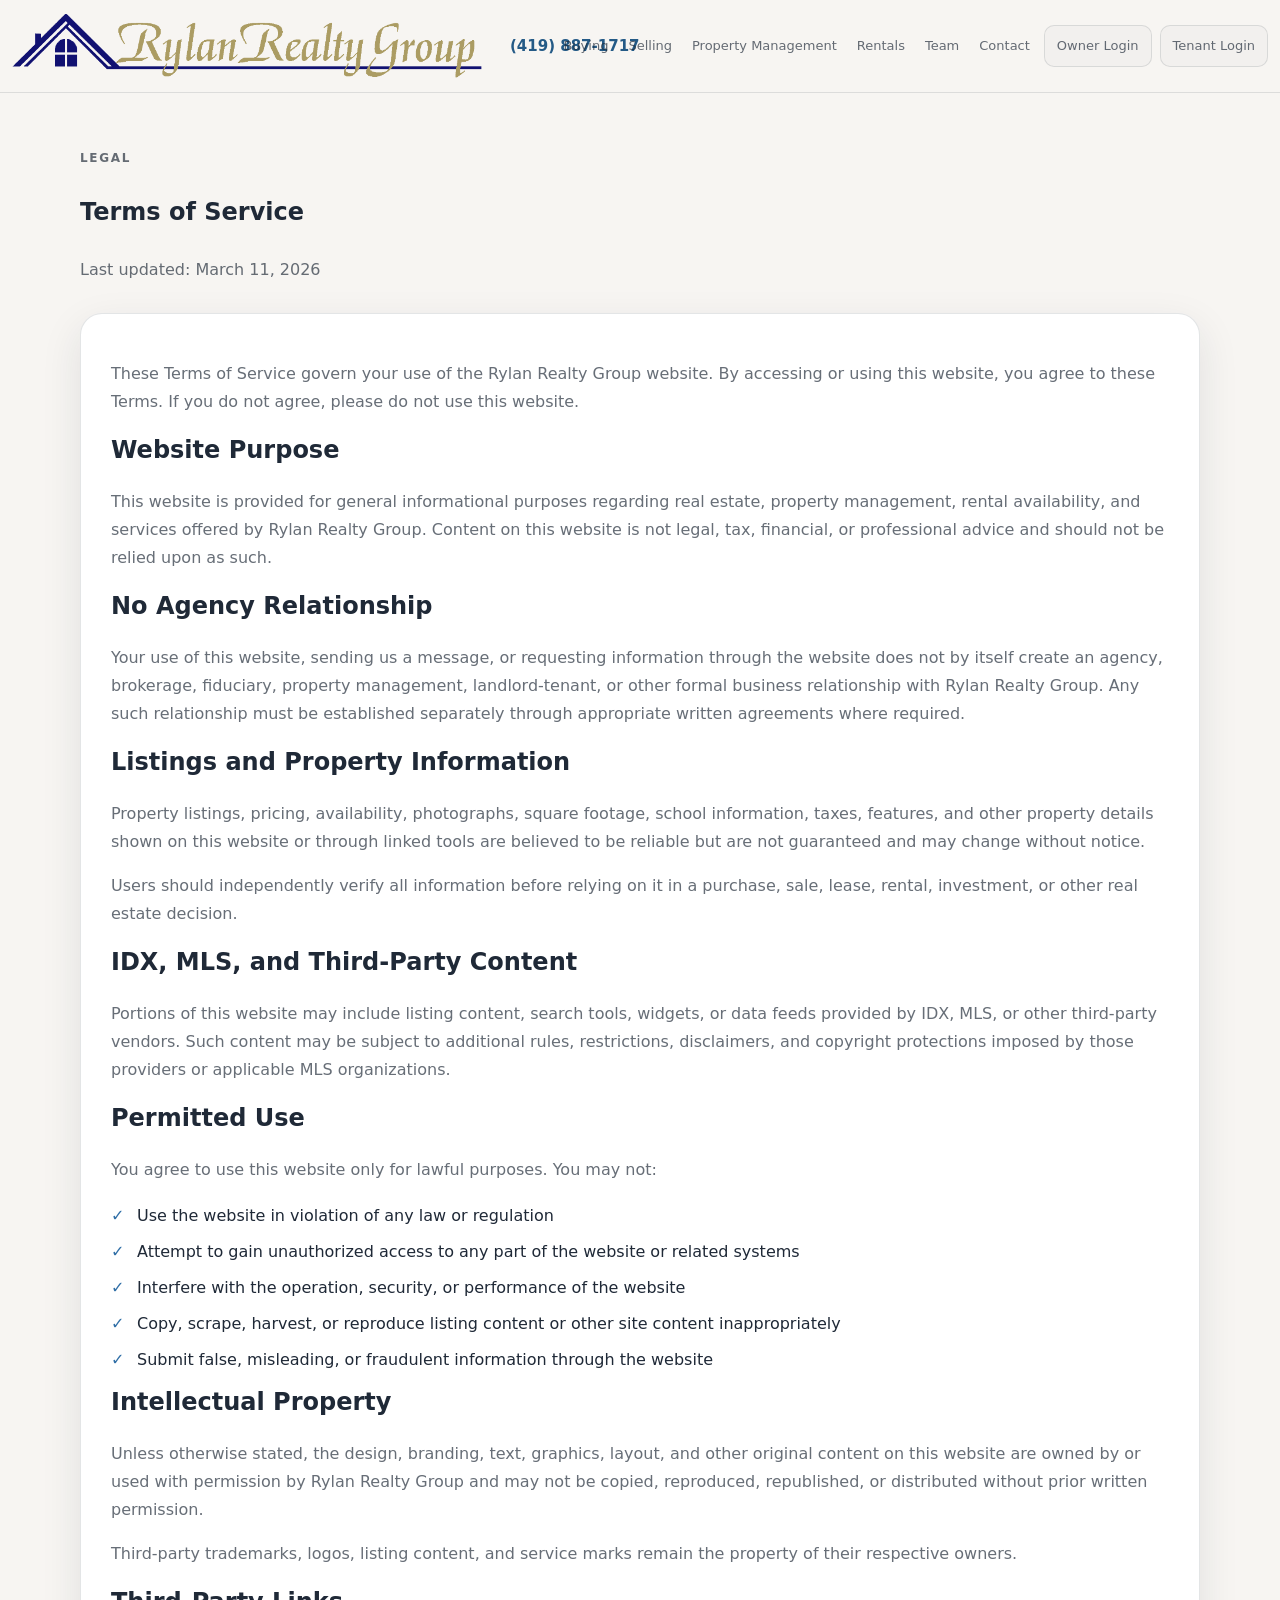
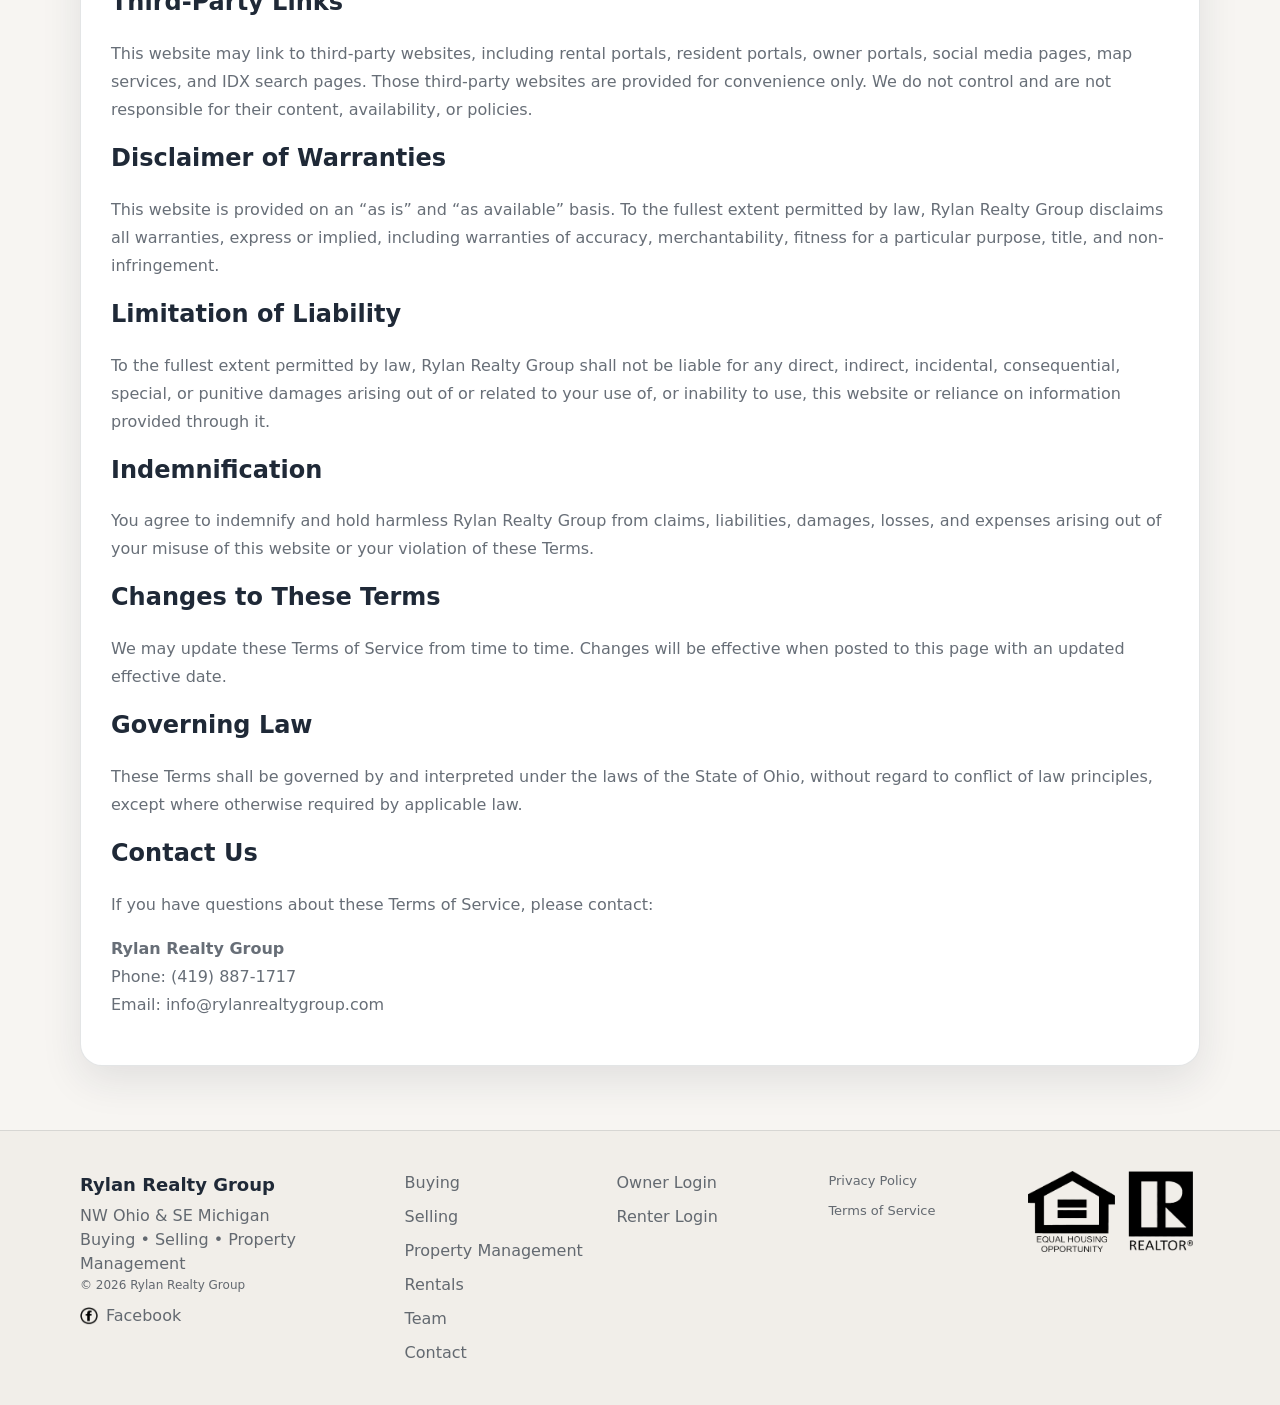
<file: terms.html>
<!DOCTYPE html>
<html lang="en">
<head>
  <meta charset="UTF-8" />
  <meta name="viewport" content="width=device-width, initial-scale=1" />
  <title>Terms of Service | Rylan Realty Group</title>
  <meta
    name="description"
    content="Read the Terms of Service for Rylan Realty Group regarding use of this website, listing information, and related services."
  />
  <link rel="stylesheet" href="css/styles.css" />
</head>
<body>
  <header class="site-header">
    <div class="container header-inner">
      <a class="brand" href="index.html">
        <img class="brand-logo" src="images/logos/RRG_Logo.png" alt="Rylan Realty Group Logo">
        <div class="header-phone">
          <a href="tel:14198871717">(419) 887-1717</a>
        </div>
      </a>

      <button class="nav-toggle" aria-label="Open menu" aria-expanded="false">
        <span></span>
        <span></span>
        <span></span>
      </button>

      <nav class="site-nav" aria-label="Primary navigation">
        <a href="buy.html" class="nav-link">Buying</a>
        <a href="sell.html" class="nav-link">Selling</a>
		    <a href="property-management.html" class="nav-link">Property Management</a>
        <a href="https://rylan.managebuilding.com/Resident/public/rentals" class="nav-link" target="_blank" rel="noopener">Rentals</a>
        <a href="team.html" class="nav-link">Team</a>
        <a href="contact.html" class="nav-link">Contact</a>
        <a href="https://rylan.managebuilding.com/manager/public/authentication/login?ReturnUrl=%2Fmanager" class="nav-link nav-pill" target="_blank" rel="noopener">Owner Login</a>
        <a href="https://rylan.managebuilding.com/Resident/portal/login" class="nav-link nav-pill" target="_blank" rel="noopener">Tenant Login</a>
      </nav>
    </div>
  </header>

  <main>
    <section class="section">
      <div class="container">
        <div class="section-heading">
          <p class="eyebrow">Legal</p>
          <h1>Terms of Service</h1>
          <p class="section-intro">
            Last updated: March 11, 2026
          </p>
        </div>

        <div class="split-card policy-content">
          <p>
            These Terms of Service govern your use of the Rylan Realty Group website. By
            accessing or using this website, you agree to these Terms. If you do not agree,
            please do not use this website.
          </p>

          <h2>Website Purpose</h2>
          <p>
            This website is provided for general informational purposes regarding real estate,
            property management, rental availability, and services offered by Rylan Realty Group.
            Content on this website is not legal, tax, financial, or professional advice and
            should not be relied upon as such.
          </p>

          <h2>No Agency Relationship</h2>
          <p>
            Your use of this website, sending us a message, or requesting information through
            the website does not by itself create an agency, brokerage, fiduciary, property
            management, landlord-tenant, or other formal business relationship with Rylan Realty
            Group. Any such relationship must be established separately through appropriate written
            agreements where required.
          </p>

          <h2>Listings and Property Information</h2>
          <p>
            Property listings, pricing, availability, photographs, square footage, school
            information, taxes, features, and other property details shown on this website or
            through linked tools are believed to be reliable but are not guaranteed and may
            change without notice.
          </p>
          <p>
            Users should independently verify all information before relying on it in a purchase,
            sale, lease, rental, investment, or other real estate decision.
          </p>

          <h2>IDX, MLS, and Third-Party Content</h2>
          <p>
            Portions of this website may include listing content, search tools, widgets, or data
            feeds provided by IDX, MLS, or other third-party vendors. Such content may be subject
            to additional rules, restrictions, disclaimers, and copyright protections imposed by
            those providers or applicable MLS organizations.
          </p>

          <h2>Permitted Use</h2>
          <p>You agree to use this website only for lawful purposes. You may not:</p>
          <ul class="check-list">
            <li>Use the website in violation of any law or regulation</li>
            <li>Attempt to gain unauthorized access to any part of the website or related systems</li>
            <li>Interfere with the operation, security, or performance of the website</li>
            <li>Copy, scrape, harvest, or reproduce listing content or other site content inappropriately</li>
            <li>Submit false, misleading, or fraudulent information through the website</li>
          </ul>

          <h2>Intellectual Property</h2>
          <p>
            Unless otherwise stated, the design, branding, text, graphics, layout, and other
            original content on this website are owned by or used with permission by Rylan Realty
            Group and may not be copied, reproduced, republished, or distributed without prior
            written permission.
          </p>
          <p>
            Third-party trademarks, logos, listing content, and service marks remain the property
            of their respective owners.
          </p>

          <h2>Third-Party Links</h2>
          <p>
            This website may link to third-party websites, including rental portals, resident
            portals, owner portals, social media pages, map services, and IDX search pages. Those
            third-party websites are provided for convenience only. We do not control and are not
            responsible for their content, availability, or policies.
          </p>

          <h2>Disclaimer of Warranties</h2>
          <p>
            This website is provided on an “as is” and “as available” basis. To the fullest extent
            permitted by law, Rylan Realty Group disclaims all warranties, express or implied,
            including warranties of accuracy, merchantability, fitness for a particular purpose,
            title, and non-infringement.
          </p>

          <h2>Limitation of Liability</h2>
          <p>
            To the fullest extent permitted by law, Rylan Realty Group shall not be liable for any
            direct, indirect, incidental, consequential, special, or punitive damages arising out
            of or related to your use of, or inability to use, this website or reliance on
            information provided through it.
          </p>

          <h2>Indemnification</h2>
          <p>
            You agree to indemnify and hold harmless Rylan Realty Group from claims, liabilities,
            damages, losses, and expenses arising out of your misuse of this website or your
            violation of these Terms.
          </p>

          <h2>Changes to These Terms</h2>
          <p>
            We may update these Terms of Service from time to time. Changes will be effective when
            posted to this page with an updated effective date.
          </p>

          <h2>Governing Law</h2>
          <p>
            These Terms shall be governed by and interpreted under the laws of the State of Ohio,
            without regard to conflict of law principles, except where otherwise required by
            applicable law.
          </p>

          <h2>Contact Us</h2>
          <p>
            If you have questions about these Terms of Service, please contact:
          </p>
          <p>
            <strong>Rylan Realty Group</strong><br>
            Phone: <a href="tel:14198871717">(419) 887-1717</a><br>
            Email: <a href="mailto:info@rylanrealtygroup.com">info@rylanrealtygroup.com</a>
          </p>
        </div>
      </div>
    </section>
  </main>

  <footer class="site-footer">
    <div class="container footer-grid">
      <div>
        <div class="footer-brand">Rylan Realty Group</div>        
        <div class="muted">NW Ohio & SE Michigan</div>
        <div class="muted">Buying • Selling • Property Management</div>
        <div class="muted tiny">© <span id="year"></span> Rylan Realty Group</div>

        <a class="footer-social" href="https://www.facebook.com/rylanrealty" target="_blank" rel="noopener" aria-label="Visit us on Facebook">
          <img class="fb-icon" src="images/logos/fbook.png" alt="" aria-hidden="true">Facebook</a>
      </div>

      <div class="footer-links">
        <a href="buy.html">Buying</a>
        <a href="sell.html">Selling</a>
		    <a href="property-management.html">Property Management</a>
        <a href="https://rylan.managebuilding.com/Resident/public/rentals" target="_blank" rel="noopener">Rentals</a>
        <a href="team.html">Team</a>
        <a href="contact.html">Contact</a>
      </div>

      <div class="footer-links">
        <a href="https://rylan.managebuilding.com/manager/public/authentication/login?ReturnUrl=%2Fmanager" target="_blank" rel="noopener">Owner Login</a>
        <a href="https://rylan.managebuilding.com/Resident/portal/login" target="_blank" rel="noopener">Renter Login</a>
      </div>

      <div class="footer-links footer-legal">
        <a href="privacy-policy.html">Privacy Policy</a>
        <a href="terms.html">Terms of Service</a>
      </div>

      <div class="footer-logos">
        <img src="images/logos/realtor_equalhousing_logo.png" alt="REALTOR® and Equal Housing Opportunity logos">
      </div>
    </div>
  </footer>

  <script src="js/script.js"></script>
</body>
</html>
</file>
<file: css/styles.css>
:root {
  --bg: #F7F5F2;
  --surface: #FFFFFF;
  --surface-2: #F1EEE9;
  --text: #1F2937;
  --muted: rgba(31, 41, 55, 0.68);
  --line: rgba(31, 41, 55, 0.12);

  --accent: #2F6EA6;
  --accent-2: #245A86;

  --hero-blue: #204F80;
  --hero-blue-dark: #183B61;
  --hero-gold: #C5AE67;
  --hero-gold-deep: #A8924F;

  --shadow: 0 14px 40px rgba(31, 41, 55, 0.10);
  --radius: 16px;
  --radius-lg: 22px;
}

* {
  box-sizing: border-box;
}

html,
body {
  height: 100%;
}

body {
  margin: 0;
  font-family: system-ui, -apple-system, Segoe UI, Roboto, Arial, sans-serif;
  background: var(--bg);
  color: var(--text);
  line-height: 1.5;
  padding-top: 84px;
}

img {
  max-width: 100%;
  display: block;
}

a {
  color: inherit;
  text-decoration: none;
}

.container {
  width: min(1120px, calc(100% - 24px));
  margin: 0 auto;
}

.center {
  display: flex;
  justify-content: center;
  margin-top: 18px;
}

.muted {
  color: var(--muted);
}

.tiny {
  font-size: 12px;
}

/* =========================
   Header
========================= */
.site-header {
  position: fixed;
  top: 0;
  left: 0;
  right: 0;
  z-index: 1500;
  background: rgba(247, 245, 242, 0.92);
  backdrop-filter: blur(10px);
  border-bottom: 1px solid var(--line);
}

.header-inner {
  width: min(1320px, calc(100% - 24px));
  margin: 0 auto;
  display: flex;
  align-items: center;
  justify-content: space-between;
  gap: 28px;
  padding: 10px 0;
}

.brand {
  display: flex;
  align-items: center;
  gap: 20px;
  min-width: 470px;
  flex: 0 0 470px;
}

.brand-logo {
  height: 72px;
  width: auto;
  max-width: 100%;
  object-fit: contain;
  flex: 0 0 auto;
}

.header-phone {
  font-size: 15px;
  font-weight: 800;
  line-height: 1.1;
  flex: 0 0 auto;
}

.header-phone a {
  color: var(--accent-2);
  text-decoration: none;
  white-space: nowrap;
}

.header-phone a:hover {
  text-decoration: underline;
}

.site-nav {
  margin-left: auto;
  padding-left: 56px;
  display: flex;
  align-items: center;
  justify-content: flex-end;
  gap: 8px;
  flex: 1 1 auto;
  min-width: 0;
}

.nav-link {
  font-size: 13px;
  color: var(--muted);
  padding: 10px 6px;
  border-radius: 10px;
  transition: background 140ms ease, color 140ms ease, border-color 140ms ease;
  white-space: nowrap;
}

.nav-link:hover {
  background: rgba(31, 41, 55, 0.06);
  color: var(--text);
}

.nav-link.is-active {
  color: var(--text);
  background: rgba(31, 41, 55, 0.06);
}

.nav-pill {
  border: 1px solid var(--line);
  padding: 10px 12px;
  background: rgba(31, 41, 55, 0.02);
}

.nav-pill:hover {
  border-color: rgba(31, 41, 55, 0.18);
}

/* Portals dropdown */
.nav-dropdown {
  position: relative;
  display: block;
}

.nav-dropdown summary {
  list-style: none;
  cursor: pointer;
  user-select: none;
}

.nav-dropdown summary::-webkit-details-marker {
  display: none;
}

.nav-dropdown-toggle {
  display: inline-flex;
  align-items: center;
  gap: 8px;
}

.nav-caret {
  font-size: 11px;
  line-height: 1;
  transform: translateY(1px);
  transition: transform 0.18s ease;
}

.nav-dropdown[open] .nav-caret {
  transform: translateY(1px) rotate(180deg);
}

.nav-dropdown-menu {
  position: absolute;
  top: calc(100% + 10px);
  right: 0;
  min-width: 210px;
  padding: 10px;
  border-radius: 16px;
  border: 1px solid var(--line);
  background: rgba(255, 255, 255, 0.98);
  box-shadow: 0 18px 40px rgba(31, 41, 55, 0.14);
  display: grid;
  gap: 6px;
  z-index: 2500;
}

.nav-dropdown-item {
  display: block;
  padding: 11px 12px;
  border-radius: 12px;
  color: var(--text);
  background: rgba(31, 41, 55, 0.02);
  border: 1px solid transparent;
  transition: background 140ms ease, border-color 140ms ease;
}

.nav-dropdown-item:hover {
  background: rgba(31, 41, 55, 0.05);
  border-color: rgba(31, 41, 55, 0.10);
}

.mobile-only-link {
  display: none;
}

.nav-toggle {
  display: none;
  width: 42px;
  height: 42px;
  border: none;
  border-radius: 10px;
  background: rgba(31, 41, 55, 0.06);
  cursor: pointer;
  align-items: center;
  justify-content: center;
  flex-direction: column;
  gap: 4px;
  transition: background 0.15s ease;
  flex: 0 0 auto;
}

.nav-toggle:hover {
  background: rgba(31, 41, 55, 0.10);
}

.nav-toggle span {
  width: 18px;
  height: 2px;
  background: var(--text);
  border-radius: 2px;
  display: block;
  transition: transform 0.25s ease, opacity 0.2s ease;
}

.nav-toggle.active span:nth-child(1) {
  transform: translateY(6px) rotate(45deg);
}

.nav-toggle.active span:nth-child(2) {
  opacity: 0;
}

.nav-toggle.active span:nth-child(3) {
  transform: translateY(-6px) rotate(-45deg);
}

/* =========================
   Hero - Home
========================= */
.hero {
  position: relative;
  min-height: 78vh;
  display: grid;
  place-items: center;
  overflow: hidden;
  border-bottom: 1px solid var(--line);
}

.hero-media {
  position: absolute;
  inset: 0;
  background:
    linear-gradient(
      90deg,
      rgba(247, 245, 242, 0.72) 0%,
      rgba(247, 245, 242, 0.42) 40%,
      rgba(247, 245, 242, 0.18) 75%,
      rgba(247, 245, 242, 0.08) 100%
    ),
    url("../images/misc/hero-home.jpg");
  background-size: cover;
  background-position: center;
  transform: scale(1.02);
  filter: saturate(1) contrast(1.06);
}

.hero-content {
  position: relative;
  width: min(1100px, 100%);
  padding: 72px 0;
  overflow: hidden;
}

.hero-content::before {
  content: "";
  position: absolute;
  left: -14px;
  top: 36px;
  bottom: 36px;
  width: min(1085px, 95vw);
  border-radius: 28px;
  background: linear-gradient(
    90deg,
    rgba(255, 255, 255, 0.58) 0%,
    rgba(255, 255, 255, 0.46) 48%,
    rgba(255, 255, 255, 0.28) 100%
  );
  box-shadow: 0 22px 54px rgba(31, 41, 55, 0.16);
  backdrop-filter: blur(14px);
  z-index: 0;
}

.hero-content > * {
  position: relative;
  z-index: 1;
  padding-left: 42px;
  padding-right: 26px;
}

.hero-location {
  margin: 0 0 10px;
  max-width: 900px;
  font-size: clamp(18px, 1.9vw, 28px);
  line-height: 1.1;
  font-weight: 800;
  letter-spacing: 0.22em;
  text-transform: uppercase;
  color: var(--hero-blue);
  -webkit-text-stroke: 0.45px rgba(197, 174, 103, 0.82);
  text-shadow:
    0 0 0 var(--hero-gold),
    0.7px 0 var(--hero-gold),
    -0.7px 0 var(--hero-gold),
    0 0.7px var(--hero-gold),
    0 -0.7px var(--hero-gold),
    0 1px 0 rgba(255, 255, 255, 0.30);
}

.hero-services {
  display: flex;
  flex-direction: column;
  gap: 4px;
  margin: 0 0 22px;
  max-width: 920px;
  font-size: clamp(34px, 4.6vw, 64px);
  line-height: 0.98;
  font-weight: 900;
  letter-spacing: 0.055em;
  text-transform: uppercase;
  color: var(--hero-blue-dark);
  -webkit-text-stroke: 0.55px rgba(197, 174, 103, 0.88);
  text-shadow:
    0 0 0 var(--hero-gold-deep),
    1px 0 var(--hero-gold-deep),
    -1px 0 var(--hero-gold-deep),
    0 1px var(--hero-gold-deep),
    0 -1px var(--hero-gold-deep),
    0 2px 0 rgba(255, 255, 255, 0.22);
}

.hero-services span {
  display: block;
  white-space: nowrap;
}

.hero-title {
  margin: 0 0 14px;
  max-width: 900px;
  letter-spacing: -0.8px;
  font-size: clamp(34px, 4.4vw, 58px);
  line-height: 1.08;
  color: rgba(31, 41, 55, 0.96);
}

.hero-subtitle {
  margin: 0 0 24px;
  color: rgba(31, 41, 55, 0.82);
  font-size: 18px;
  max-width: 62ch;
}

.hero-actions {
  display: flex;
  gap: 12px;
  flex-wrap: wrap;
  margin-bottom: 14px;
}

.hero-highlights {
  display: grid;
  grid-template-columns: 1.2fr 1fr 1fr;
  gap: 10px;
  margin-top: 10px;
  padding-left: 28px;
  padding-right: 18px;
}

.highlight {
  padding: 8px 0;
  border-left: 1px solid rgba(31, 41, 55, 0.14);
  padding-left: 12px;
}

.hero-highlights .highlight:first-child {
  border-left: none;
  padding-left: 0;
}

.highlight-kicker {
  font-size: 11px;
  color: rgba(31, 41, 55, 0.55);
  text-transform: uppercase;
  letter-spacing: 0.12em;
  margin-bottom: 4px;
}

.highlight-text {
  font-weight: 800;
  color: rgba(31, 41, 55, 0.92);
  line-height: 1.2;
  white-space: normal;
  word-break: break-word;
}

/* =========================
   Sections
========================= */
.section {
  padding: 64px 0;
}

.section-alt {
  background: var(--surface-2);
  border-top: 1px solid var(--line);
  border-bottom: 1px solid var(--line);
}

.section-head,
.section-heading {
  display: grid;
  gap: 6px;
  margin-bottom: 22px;
}

.section-head h2,
.section-heading h2 {
  margin: 0;
  font-size: 28px;
  letter-spacing: -0.3px;
}

.section-head p,
.section-heading p {
  margin: 0;
  color: var(--muted);
}

.eyebrow {
  margin: 0 0 4px;
  font-size: 12px;
  font-weight: 800;
  letter-spacing: 0.14em;
  text-transform: uppercase;
  color: var(--accent);
}

/* =========================
   Buttons
========================= */
.btn {
  display: inline-flex;
  align-items: center;
  justify-content: center;
  gap: 10px;
  padding: 12px 16px;
  border-radius: 14px;
  border: 1px solid transparent;
  font-weight: 650;
  cursor: pointer;
  transition: transform 140ms ease, background 140ms ease, border-color 140ms ease;
}

.btn:hover {
  transform: translateY(-1px);
}

.btn-primary {
  background: linear-gradient(180deg, var(--accent), var(--accent-2));
  color: #fff;
  box-shadow: 0 14px 40px rgba(47, 110, 166, 0.20);
}

.btn-ghost {
  background: rgba(255, 255, 255, 0.72);
  border: 1px solid rgba(31, 41, 55, 0.18);
  color: rgba(31, 41, 55, 0.92);
  box-shadow: 0 10px 28px rgba(31, 41, 55, 0.10);
  backdrop-filter: blur(6px);
}

.btn-ghost:hover {
  background: rgba(255, 255, 255, 0.86);
  border-color: rgba(31, 41, 55, 0.22);
}

.btn-small {
  padding: 10px 14px;
  border-radius: 12px;
  background: rgba(31, 41, 55, 0.04);
  border: 1px solid var(--line);
  color: var(--text);
}

.btn-small:hover {
  background: rgba(31, 41, 55, 0.06);
}

.btn-icon img {
  width: 18px;
  height: 18px;
}

/* =========================
   Common Surfaces
========================= */
.card,
.tile,
.contact-card,
.page-hero-card,
.info-card,
.split-card,
.faq-card,
.cta-card,
.contact-panel,
.team-card-large,
.team-row,
.testimonial {
  background: var(--surface);
  border: 1px solid var(--line);
  box-shadow: var(--shadow);
  border-radius: var(--radius-lg);
}

.card,
.contact-card {
  padding: 18px;
}

.tile {
  overflow: hidden;
}

/* =========================
   Standard Cards
========================= */
.card-grid {
  display: grid;
  grid-template-columns: repeat(3, minmax(0, 1fr));
  gap: 14px;
}

.card-grid-3 {
  grid-template-columns: repeat(3, minmax(0, 1fr));
}

.card-icon {
  width: 46px;
  height: 46px;
  display: grid;
  place-items: center;
  border-radius: 14px;
  background: rgba(47, 110, 166, 0.12);
  border: 1px solid rgba(47, 110, 166, 0.20);
  margin-bottom: 10px;
  font-size: 20px;
}

.card h3 {
  margin: 0 0 8px;
}

.card p {
  margin: 0 0 14px;
  color: var(--muted);
}

.card-link {
  color: var(--accent);
  font-weight: 700;
}

/* =========================
   Testimonials
========================= */
.testimonial-grid {
  display: grid;
  grid-template-columns: repeat(3, minmax(0, 1fr));
  gap: 14px;
}

.testimonial {
  padding: 16px;
}

.testimonial-stars {
  font-weight: 800;
  letter-spacing: 1px;
  color: var(--accent);
  margin-bottom: 8px;
}

.testimonial-quote {
  margin: 0 0 12px;
  font-size: 15px;
  color: var(--text);
  line-height: 1.55;
}

.testimonial-meta {
  display: grid;
  gap: 2px;
}

.testimonial-name {
  font-weight: 750;
}

.testimonial-muted {
  color: var(--muted);
  font-size: 13px;
}

.zillow-links {
  display: flex;
  gap: 12px;
  flex-wrap: wrap;
  justify-content: center;
}

/* =========================
   Listings Section
========================= */
.our-listings {
  background: var(--surface-2);
}

.listings-heading {
  text-align: center;
  max-width: 760px;
  margin: 0 auto 2rem;
}

.listings-heading .section-intro {
  color: var(--muted);
}

.idx-listings-shell {
  padding: 0;
  margin: 0;
  background: transparent;
  border: 0;
  box-shadow: none;
}

.our-listings .center {
  margin-top: 22px;
}

/* =========================
   Inner Page Hero
========================= */
.page-hero {
  padding: 72px 0 56px;
  background:
    radial-gradient(circle at top left, rgba(47, 110, 166, 0.10), transparent 38%),
    linear-gradient(180deg, #ffffff 0%, #f7f5f2 100%);
  border-bottom: 1px solid var(--line);
}

.page-hero-inner {
  max-width: 760px;
}

.page-hero-grid {
  display: grid;
  grid-template-columns: 1.5fr 1fr;
  gap: 28px;
  align-items: center;
}

.page-hero-copy h1,
.page-hero h1 {
  margin: 0 0 18px;
  font-size: clamp(2rem, 4vw, 3.3rem);
  line-height: 1.08;
  color: var(--text);
  letter-spacing: -0.5px;
}

.page-intro,
.page-hero p {
  margin: 0;
  max-width: 700px;
  color: var(--muted);
  font-size: 1.05rem;
  line-height: 1.75;
}

.page-hero-card {
  padding: 28px;
}

.page-hero-card h2 {
  margin-top: 0;
  margin-bottom: 12px;
}

/* =========================
   Shared Content Blocks
========================= */
.check-list {
  list-style: none;
  padding: 0;
  margin: 20px 0 0;
}

.check-list li {
  position: relative;
  padding-left: 26px;
  margin-bottom: 12px;
  color: var(--text);
}

.check-list li::before {
  content: "✓";
  position: absolute;
  left: 0;
  top: 0;
  color: var(--accent);
  font-weight: 700;
}

.section-heading {
  max-width: 760px;
  margin-bottom: 30px;
}

.section-heading h2 {
  margin: 0 0 12px;
  font-size: clamp(1.75rem, 3vw, 2.4rem);
}

.section-heading p {
  margin: 0;
  color: var(--muted);
  line-height: 1.7;
}

.info-grid.four-up {
  display: grid;
  grid-template-columns: repeat(4, 1fr);
  gap: 22px;
}

.info-card {
  padding: 26px 22px;
}

.info-number {
  width: 42px;
  height: 42px;
  border-radius: 999px;
  display: inline-flex;
  align-items: center;
  justify-content: center;
  margin-bottom: 14px;
  background: rgba(47, 110, 166, 0.10);
  color: var(--accent);
  font-weight: 700;
}

.info-card h3 {
  margin: 0 0 10px;
}

.info-card p {
  margin: 0;
  color: var(--muted);
  line-height: 1.7;
}

.split-section {
  display: grid;
  grid-template-columns: 1.1fr 0.9fr;
  gap: 24px;
}

.split-card {
  padding: 30px;
}

.split-card h2,
.split-card h3 {
  margin-top: 0;
}

.split-card p {
  color: var(--muted);
  line-height: 1.75;
}

.faq-grid {
  display: grid;
  grid-template-columns: repeat(3, 1fr);
  gap: 22px;
}

.faq-card {
  padding: 24px;
}

.faq-card h3 {
  margin-top: 0;
  margin-bottom: 10px;
}

.faq-card p {
  margin: 0;
  color: var(--muted);
  line-height: 1.7;
}

.cta-section {
  padding: 64px 0;
}

.cta-card {
  padding: 32px 40px;
  display: flex;
  align-items: center;
  justify-content: space-between;
  gap: 20px;
  max-width: 960px;
  margin: 0 auto;
}

.cta-card h2 {
  margin: 0 0 10px;
}

.cta-card p {
  margin: 0;
  color: var(--muted);
  line-height: 1.7;
}

/* =========================
   Team
========================= */
.team-list {
  display: grid;
  gap: 14px;
}

.team-row {
  display: grid;
  grid-template-columns: 140px 1fr;
  gap: 14px;
  overflow: hidden;
}

.team-photo {
  height: 140px;
  background-size: cover;
  background-position: center;
}

.team-info {
  padding: 16px;
  display: grid;
  align-content: center;
  gap: 6px;
}

.team-name {
  margin: 0;
  font-size: 18px;
}

.team-role {
  color: var(--muted);
  font-size: 14px;
}

.team-actions {
  display: flex;
  gap: 10px;
  flex-wrap: wrap;
  margin-top: 8px;
}

/* Team Page */
.team-page-grid {
  display: grid;
  gap: 18px;
}

.team-card-large {
  display: grid;
  grid-template-columns: 280px 1fr;
  gap: 0;
  overflow: hidden;
}

.team-card-photo {
  min-height: 320px;
  background-size: cover;
  background-position: center;
}

.team-card-content {
  padding: 24px;
  display: grid;
  align-content: center;
  gap: 10px;
}

.team-card-name {
  margin: 0;
  font-size: 28px;
  letter-spacing: -0.3px;
}

.team-card-role {
  color: var(--accent);
  font-weight: 700;
}

.team-card-bio {
  color: var(--muted);
  max-width: 65ch;
}

.team-card-actions {
  display: flex;
  gap: 10px;
  flex-wrap: wrap;
  margin-top: 8px;
}

.team-extra-grid {
  display: grid;
  grid-template-columns: repeat(2, minmax(0, 1fr));
  gap: 14px;
  margin-top: 14px;
}

/* =========================
   Contact
========================= */
.contact-grid {
  display: grid;
  grid-template-columns: 1.2fr 0.8fr;
  gap: 14px;
}

label {
  display: grid;
  gap: 6px;
  margin-bottom: 12px;
  color: var(--muted);
}

input,
textarea {
  width: 100%;
  border-radius: 14px;
  border: 1px solid var(--line);
  background: rgba(31, 41, 55, 0.03);
  color: var(--text);
  padding: 12px;
  outline: none;
  font: inherit;
}

input:focus,
textarea:focus {
  border-color: rgba(47, 110, 166, 0.55);
}

.office {
  margin-top: 16px;
  padding-top: 12px;
  border-top: 1px solid var(--line);
}

.office-grid {
  display: grid;
  grid-template-columns: 1fr 1fr;
  gap: 14px;
  margin-top: 12px;
}

.office-mini {
  border: 1px solid var(--line);
  border-radius: 14px;
  padding: 14px;
  background: rgba(31, 41, 55, 0.02);
}

.contact-actions {
  display: flex;
  gap: 10px;
  flex-wrap: wrap;
  justify-content: center;
  margin-top: 14px;
}

.contact-card {
  text-align: center;
}

/* Contact Page */
.contact-page-grid {
  display: grid;
  grid-template-columns: 1.05fr 0.95fr;
  gap: 18px;
}

.contact-panel {
  padding: 20px;
}

.contact-panel h3 {
  margin-top: 0;
}

.contact-methods {
  display: grid;
  gap: 12px;
  margin-top: 14px;
}

.contact-method {
  padding: 14px;
  border: 1px solid var(--line);
  border-radius: 14px;
  background: rgba(31, 41, 55, 0.02);
}

.contact-method strong {
  display: block;
  margin-bottom: 4px;
}

.hours-list {
  display: grid;
  gap: 8px;
  margin-top: 12px;
}

.contact-form-note {
  margin-top: 10px;
}

/* Office cards with map */
.office-mini.office-with-map {
  display: grid;
  grid-template-columns: 1fr 250px;
  gap: 18px;
  align-items: start;
}

.office-copy {
  display: flex;
  flex-direction: column;
  gap: 6px;
}

.office-map {
  width: 100%;
  height: 160px;
  border: 1px solid var(--line);
  border-radius: 16px;
  overflow: hidden;
  background: rgba(31, 41, 55, 0.03);
}

.office-map iframe {
  width: 100%;
  height: 100%;
  border: 0;
  display: block;
}

/* =========================
   Footer
========================= */
.site-footer {
  padding: 40px 0;
  background: var(--surface-2);
  border-top: 1px solid var(--line);
}

.footer-grid {
  display: grid;
  grid-template-columns: 1.6fr 1fr 1fr 0.9fr 0.95fr;
  gap: 24px;
  align-items: start;
}

.footer-brand {
  font-size: 18px;
  font-weight: 800;
  margin-bottom: 6px;
}

.footer-links {
  display: grid;
  gap: 10px;
  color: var(--muted);
}

.footer-links a:hover {
  color: var(--text);
}

.footer-legal {
  display: grid;
  gap: 10px;
}

.footer-legal a {
  font-size: 13px;
}

.footer-social {
  display: inline-flex;
  align-items: center;
  gap: 8px;
  margin-top: 10px;
  color: var(--muted);
}

.footer-social:hover {
  color: var(--text);
}

.fb-icon {
  width: 18px;
  height: 18px;
}

.footer-logos {
  display: flex;
  align-items: flex-start;
  justify-content: center;
}

.footer-logos img {
  width: 165px;
  height: auto;
  display: block;
}

/* =========================
   Mobile Swipe Rows
========================= */
.mobile-scroll-row {
  min-width: 0;
}

@media (max-width: 720px) {
  .mobile-scroll-row {
    display: flex !important;
    gap: 14px !important;
    overflow-x: auto;
    overflow-y: hidden;
    padding: 4px 2px 10px;
    scroll-snap-type: x mandatory;
    -webkit-overflow-scrolling: touch;
  }

  .mobile-scroll-row > * {
    flex: 0 0 86%;
    min-width: 86%;
    scroll-snap-align: start;
  }

  .mobile-scroll-row::-webkit-scrollbar {
    height: 8px;
  }

  .mobile-scroll-row::-webkit-scrollbar-thumb {
    background: rgba(31, 41, 55, 0.18);
    border-radius: 999px;
  }

  .mobile-scroll-row .team-row {
    grid-template-columns: 1fr;
  }

  .mobile-scroll-row .team-photo {
    height: 220px;
  }
}

/* =========================
   Responsive
========================= */
@media (max-width: 1160px) {
  body {
    padding-top: 96px;
  }

  .header-inner {
    width: min(1320px, calc(100% - 24px));
    padding: 10px 0;
    gap: 10px;
  }

  .brand {
    min-width: 0;
    flex: 1 1 auto;
    max-width: calc(100% - 60px);
    gap: 12px;
  }

  .brand-logo {
    height: 54px;
    max-width: 240px;
  }

  .header-phone {
    font-size: 13px;
    max-width: 100%;
  }

  .header-phone a {
    display: inline-block;
    max-width: 100%;
    overflow: hidden;
    text-overflow: ellipsis;
    white-space: nowrap;
  }

  .nav-toggle {
    display: inline-flex;
  }

  .site-nav {
    position: fixed;
    top: 96px;
    left: 12px;
    right: 12px;
    display: none;
    flex-direction: column;
    gap: 8px;
    padding: 14px;
    border-radius: 18px;
    border: 1px solid var(--line);
    background: rgba(247, 245, 242, 0.98);
    box-shadow: 0 22px 60px rgba(31, 41, 55, 0.18);
    max-height: calc(100vh - 120px);
    overflow: auto;
    z-index: 4000;
  }

  .site-nav.open {
    display: flex;
  }

  .nav-link,
  .nav-pill,
  .nav-dropdown summary {
    width: 100%;
    white-space: normal;
  }

  .nav-link,
  .nav-dropdown summary {
    padding: 12px;
  }

  .nav-dropdown {
    display: none;
  }

  .mobile-only-link {
    display: block;
  }
}

@media (max-width: 1000px) {
  .page-hero-grid,
  .split-section,
  .info-grid.four-up,
  .faq-grid {
    grid-template-columns: 1fr 1fr;
  }

  .cta-card {
    flex-direction: column;
    align-items: flex-start;
  }
}

@media (max-width: 980px) {
  .card-grid,
  .card-grid-3,
  .testimonial-grid,
  .office-grid,
  .team-extra-grid,
  .team-card-large,
  .contact-page-grid,
  .contact-grid {
    grid-template-columns: 1fr;
  }
}

@media (max-width: 720px) {
  .hero-content {
    padding: 36px 0 48px;
  }

  .hero-content::before {
    left: -6px;
    right: -6px;
    width: auto;
    top: 18px;
    bottom: 18px;
    border-radius: 20px;
  }

  .hero-content > * {
    padding-left: 24px;
    padding-right: 24px;
  }

  .hero-location {
    margin-bottom: 10px;
    font-size: clamp(15px, 3.6vw, 20px);
    letter-spacing: 0.14em;
    line-height: 1.15;
  }

  .hero-services {
    gap: 3px;
    margin-bottom: 16px;
    max-width: 100%;
    font-size: clamp(24px, 6.8vw, 34px);
    line-height: 1.04;
    letter-spacing: 0.03em;
  }

  .hero-services span {
    white-space: nowrap;
  }

  .hero-title {
    font-size: clamp(28px, 8.6vw, 42px);
    line-height: 1.08;
  }

  .hero-highlights {
    grid-template-columns: 1fr;
    padding-left: 28px;
    padding-right: 18px;
  }

  .highlight {
    border-left: none;
    padding-left: 0;
    padding-top: 10px;
    border-top: 1px solid rgba(31, 41, 55, 0.14);
  }

  .hero-highlights .highlight:first-child {
    border-top: none;
    padding-top: 0;
  }

  .team-card-photo {
    min-height: 260px;
  }

  .team-card-content {
    padding: 18px;
  }

  .office-mini.office-with-map {
    grid-template-columns: 1fr;
  }

  .office-map {
    height: 220px;
  }

  .footer-grid {
    grid-template-columns: 1fr;
    gap: 26px;
  }

  .footer-links {
    grid-template-columns: 1fr 1fr;
    gap: 12px 20px;
  }

  .footer-legal {
    display: flex;
    justify-content: center;
    gap: 20px;
    flex-wrap: wrap;
    margin-top: 4px;
  }

  .footer-logos {
    justify-content: center;
    margin-top: 6px;
  }

  .footer-logos img {
    width: 130px;
  }
}

@media (max-width: 700px) {
  .page-hero,
  .section {
    padding-top: 56px;
    padding-bottom: 40px;
  }

  .page-hero-grid,
  .split-section,
  .info-grid.four-up,
  .faq-grid {
    grid-template-columns: 1fr;
  }

  .page-hero-card,
  .info-card,
  .split-card,
  .faq-card,
  .cta-card {
    padding: 22px;
  }
}

@media (max-width: 640px) {
  .listings-heading {
    margin-bottom: 1.5rem;
  }
}

@media (max-width: 480px) {
  .brand-logo {
    max-width: 205px;
  }

  .hero-services {
    font-size: clamp(21px, 6.9vw, 30px);
    letter-spacing: 0.02em;
  }

  .hero-location {
    letter-spacing: 0.11em;
  }
}

.form-status {
  margin-top: 14px;
  padding: 12px 14px;
  border-radius: 14px;
  font-size: 0.95rem;
  line-height: 1.5;
  border: 1px solid transparent;
  display: none;
}

.form-status.is-visible {
  display: block;
}

.form-status.is-success {
  background: rgba(22, 101, 52, 0.08);
  border-color: rgba(22, 101, 52, 0.18);
  color: #166534;
}

.form-status.is-error {
  background: rgba(185, 28, 28, 0.08);
  border-color: rgba(185, 28, 28, 0.18);
  color: #b91c1c;
}

button[disabled] {
  opacity: 0.7;
  cursor: not-allowed;
}

.cf-turnstile {
  margin: 12px 0 6px;
}

#contactSubmit[disabled] {
  opacity: 0.65;
  cursor: not-allowed;
}
</file>
